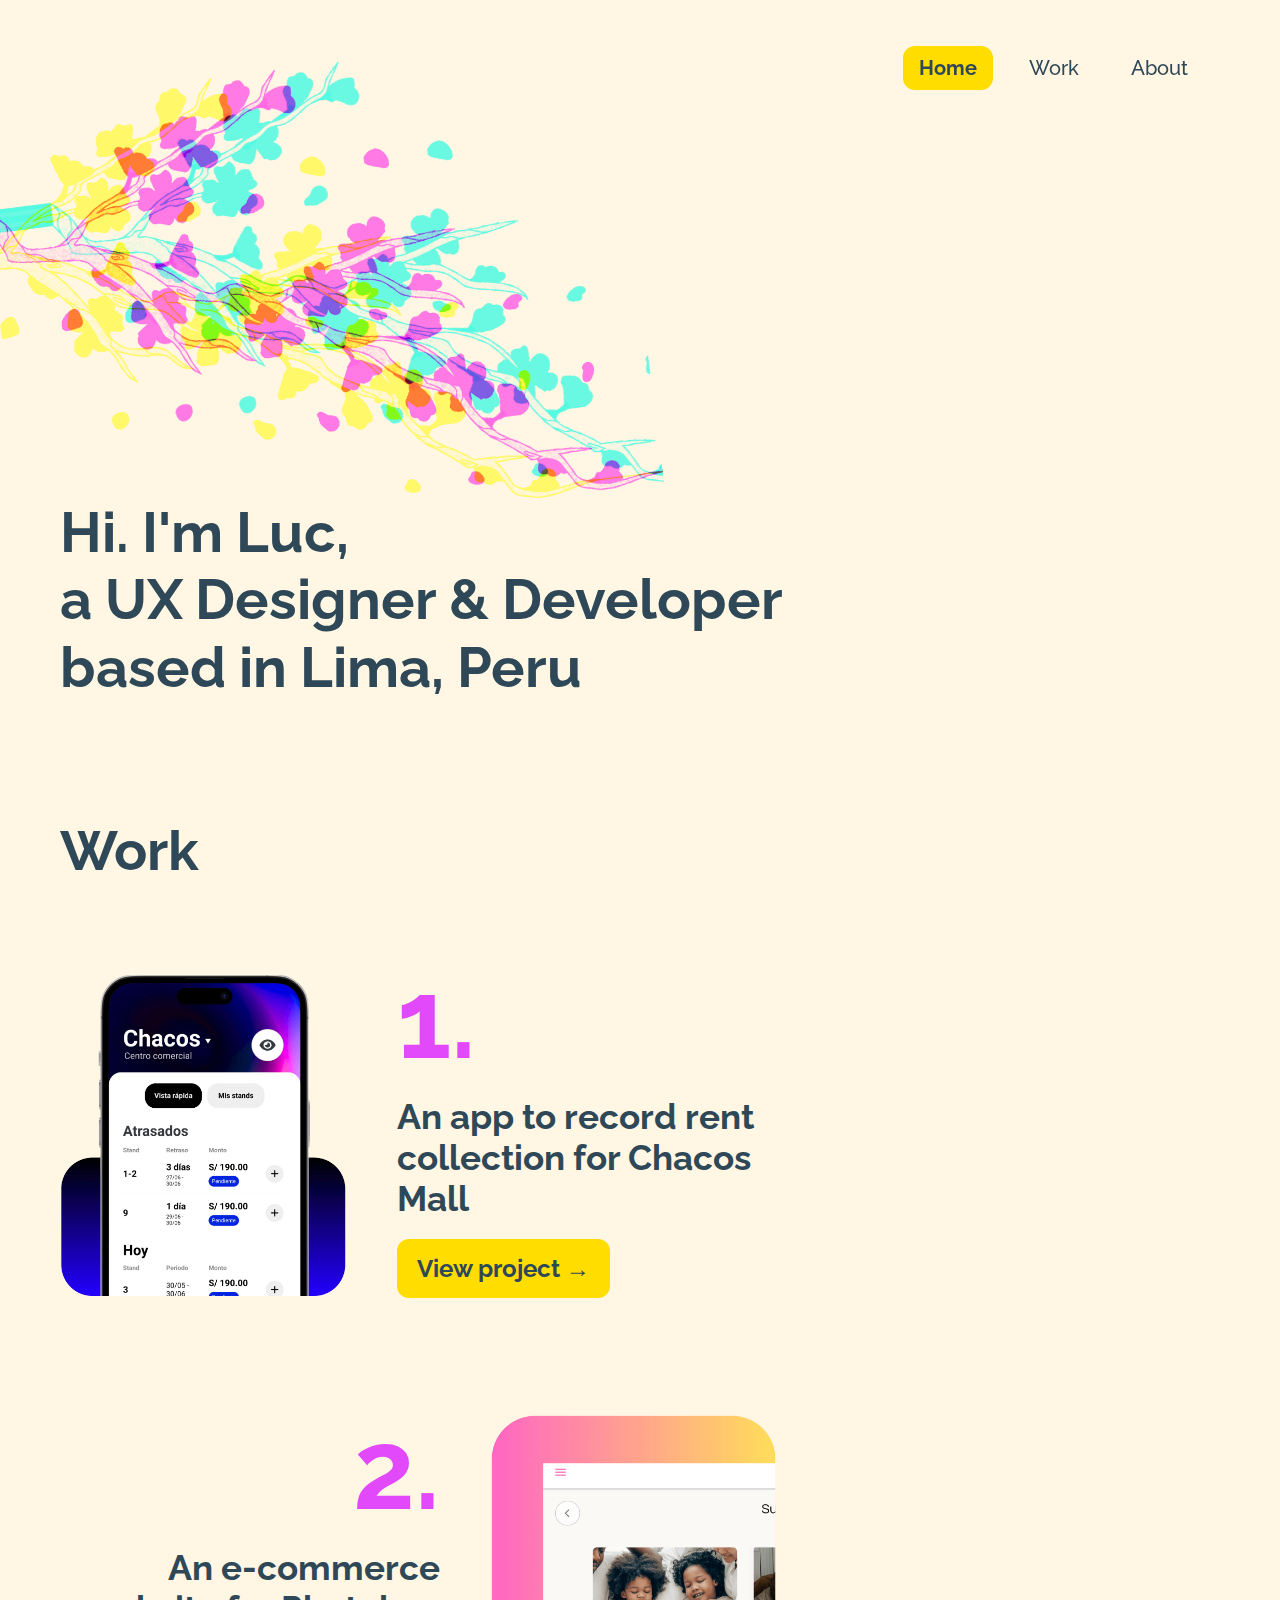
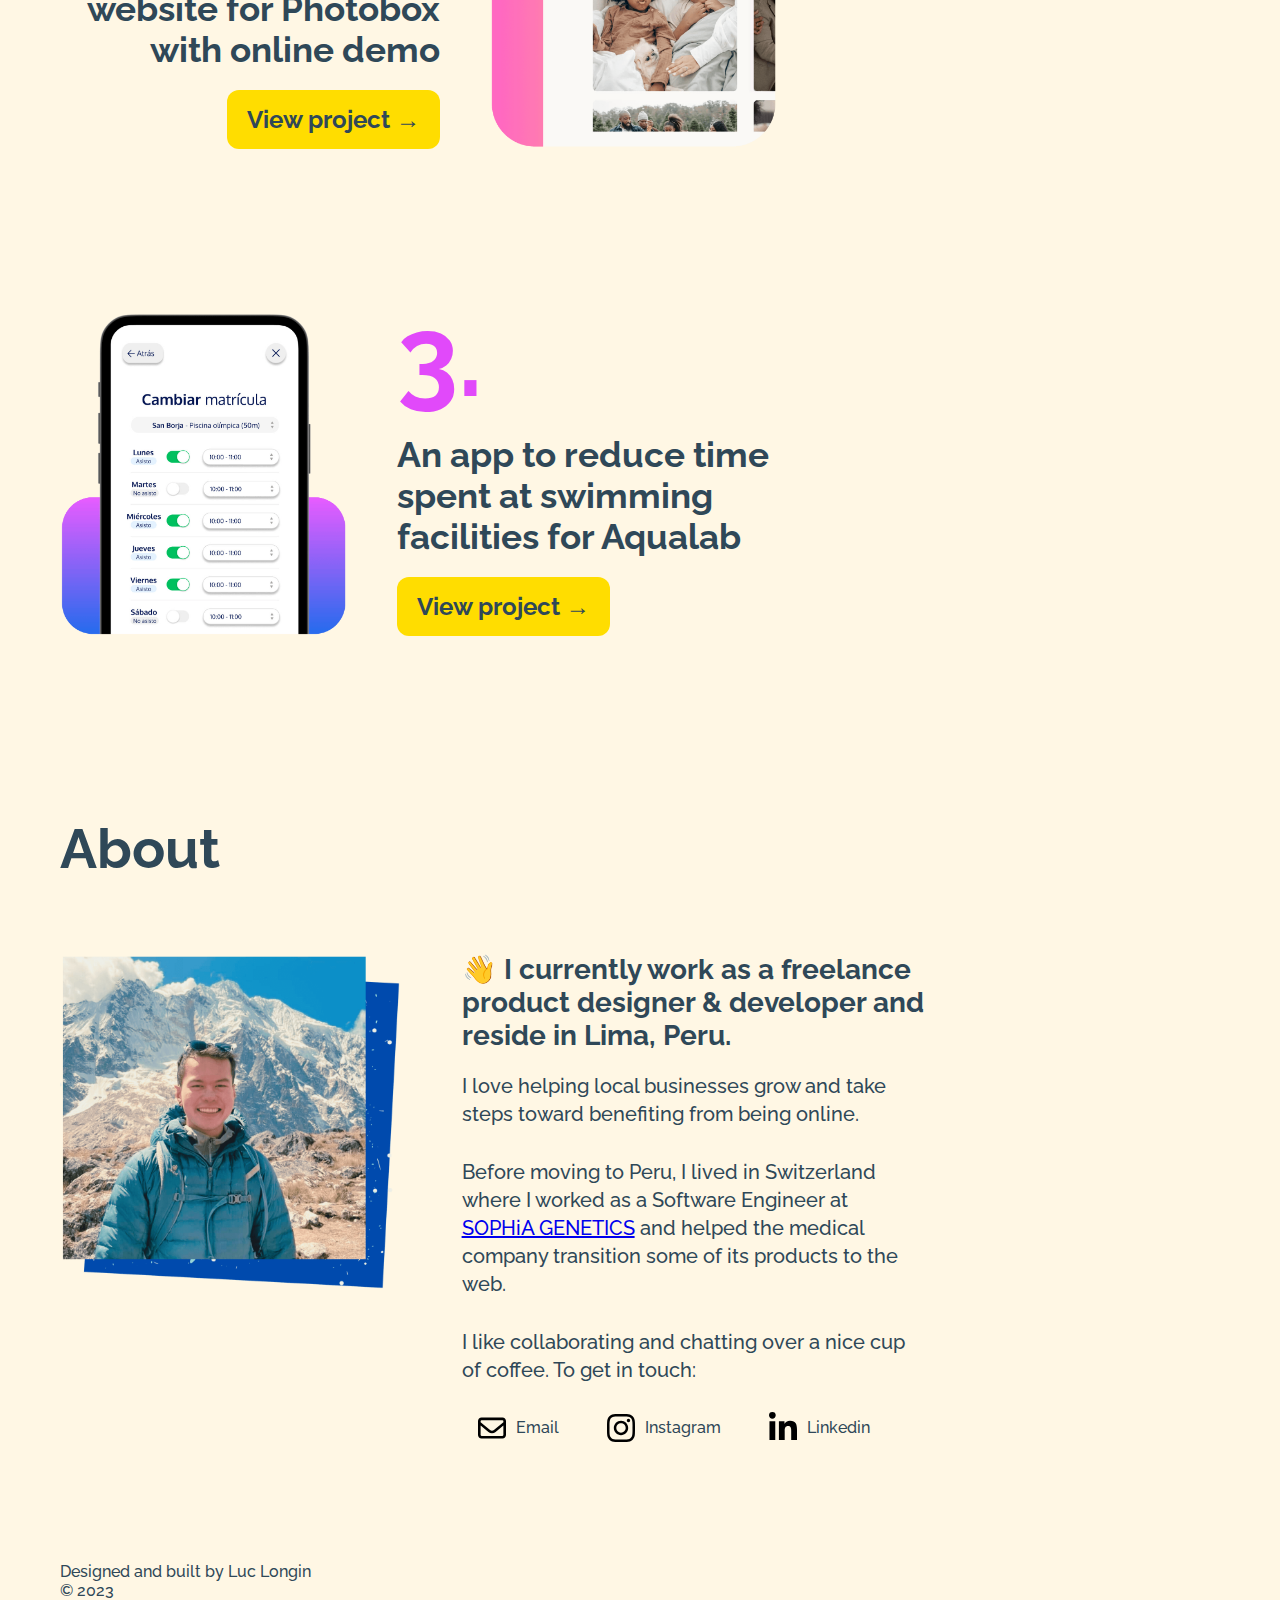
<file: public/index.html>
<!DOCTYPE html>
<html>
    <head>
        <title>Luc Longin</title>
        <meta name="viewport" content="width=device-width, initial-scale=1">
        <link rel="preconnect" href="https://fonts.googleapis.com">
        <link rel="preconnect" href="https://fonts.gstatic.com" crossorigin>
        <link href="https://fonts.googleapis.com/css2?family=Raleway:ital,wght@0,400;0,500;0,600;0,700;0,800;1,400;1,500;1,600;1,700&display=swap" rel="stylesheet">
        <link rel="stylesheet" href="header.css">
        <link rel="stylesheet" href="index.css">
        <link rel="stylesheet" href="footer.css">
        <link rel="icon" href="images/index/logo.png" type="image/icon type">
    </head>
    <body>
        <div class="navbar">
            <div class="links">
                <a href="https://luclongin.com/#home" class="nav-selected" id="home-link">Home</a>
                <a href="https://luclongin.com/#work" id="work-link">Work</a>
                <a href="https://luclongin.com/#about" id="about-link">About</a>
            </div>
        </div>
        <div class="main-container">
            <div class="homepage" id="home">
                <img class="homepage-flowers" src="images/index/homepage-flowers.png" />
                <h1 class="homepage-intro">
                    Hi. I'm Luc,<br />
                    a UX Designer & Developer<br />
                    based in Lima, Peru
                </h1>
            </div>
            <div id="work" class="work">
                <h1 class="container-title">Work</h1>
                <div class="work-items-content">
                    <div class="work-items-container">
                        <div class="work-item">
                            <div class="work-item-img-container">
                                <img  class="work-item-img" src="images/work/chacos-work.png" />
                            </div>
                            <div class="work-item-content">
                                <p class="work-item-number">
                                    1.
                                </p>
                                <p class="work-item-title">An app to record rent collection for Chacos Mall</p>
                                <a class="work-item-button" href="hidden.html">View project &#8594;</a>
                            </div>
                        </div>
                        <div class="work-item-right">
                            <div class="work-item-img-container show-when-small">
                                <img class="work-item-img" src="images/work/photobox-work.png" />
                            </div>
                            <div class="work-item-content-right">
                                <p class="work-item-number right">
                                    2.
                                </p>
                                <p class="work-item-title right">
                                    An e-commerce website for Photobox<br />with online demo
                                </p>
                                <a class="work-item-button" href="photobox.html">View project &#8594;</a>
                            </div>
                            <div class="work-item-img-container hide-when-small">
                                <img class="work-item-img" src="images/work/photobox-work.png" />
                            </div>
                        </div>
                        <div class="work-item">
                            <div class="work-item-img-container">
                                <img class="work-item-img" src="images/work/aqualab-work.png" />
                            </div>
                            <div class="work-item-content">
                                <p class="work-item-number">
                                    3.
                                </p>
                                <p class="work-item-title">
                                    An app to reduce time spent at swimming facilities for Aqualab
                                </p>
                                <a class="work-item-button" href="aqualab.html">View project &#8594;</a>
                            </div>
                        </div>
                        <!--<div class="work-item-right">
                            <div class="work-item-img-container show-when-small">
                                <img class="work-item-img" src="images/work/juntas-work.png" />
                            </div>
                            <div class="work-item-content-right">
                                <p class="work-item-number right">
                                    4.
                                </p>
                                <p class="work-item-title right">
                                    An app that handles <a href="https://larepublica.pe/datos-lr/respuestas/2023/01/14/juntas-de-dinero-que-debes-tener-en-cuenta-si-participas-en-ellas-y-como-evitar-que-te-estafen-ahorros-evat" target="_blank">juntas</a>, a way locals save money collectively                 
                                </p>
                                <p class="work-item-button work-item-wip-button" href="">Work in progress</p>
                            </div>
                            <div class="work-item-img-container hide-when-small">
                                <img class="work-item-img" src="images/work/juntas-work.png" />
                            </div>
                        </div>-->
                    </div>
                </div>
            </div>
            <div id="about" class="about">
                <h1 class="container-title">About</h1>
                <div class="about-container">
                    <p class="about-content-title-hidden hide-when-small">
                        &#128075; I currently work as a freelance product designer &#38; developer and reside in Lima, Peru. 
                    </p>
                    <div class="about-photo">
                        <img src="images/about/about.png" class="about-photo-img" />
                    </div>
                    <div class="about-content">
                        <p class="about-content-title">
                            &#128075; I currently work as a freelance product designer &#38; developer and reside in Lima, Peru. 
                        </p>
                        <p class="about-content-text bold">
                            I love helping local businesses grow and take steps toward benefiting from being online.
                        </p>
                        <p class="about-content-text">
                            Before moving to Peru, I lived in Switzerland where I worked as a Software Engineer at <a href="https://www.sophiagenetics.com/" target="_blank">SOPHiA GENETICS</a> and helped the medical company transition some of its products to the web.
                        </p>
                        <p class="about-content-text">
                            I like collaborating and chatting over a nice cup of coffee. To get in touch:
                        </p>
                        <div class="about-icons-container">
                            <a class="about-img-link" href="mailto:luc.longin@gmail.com" target="_blank">
                                <img class="about-img" src="images/about/envelope-regular.svg"/>
                                <span class="about-img-text">Email</span>
                            </a>
                            <a class="about-img-link" href="https://www.instagram.com/luc_longin/" target="_blank">
                                <img class="about-img" src="images/about/instagram.svg"/>
                                <span class="about-img-text">Instagram</span>
                            </a>
                            <a class="about-img-link" href="https://www.linkedin.com/in/luc-longin-5b825b15a/" target="_blank">
                                <img class="about-img" src="images/about/linkedin-in.svg"/>
                                <span class="about-img-text">Linkedin</span>
                            </a>
                        </div>
                    </div>
                </div>
                <div class="index-footer-container">
                    <p class="index-footer-rights">
                        Designed and built by Luc Longin<br />&#169; 2023
                    </p>
                </div>
            </div>
        </div>
        <script src="header.js"></script>
    </body>
</html>
</file>
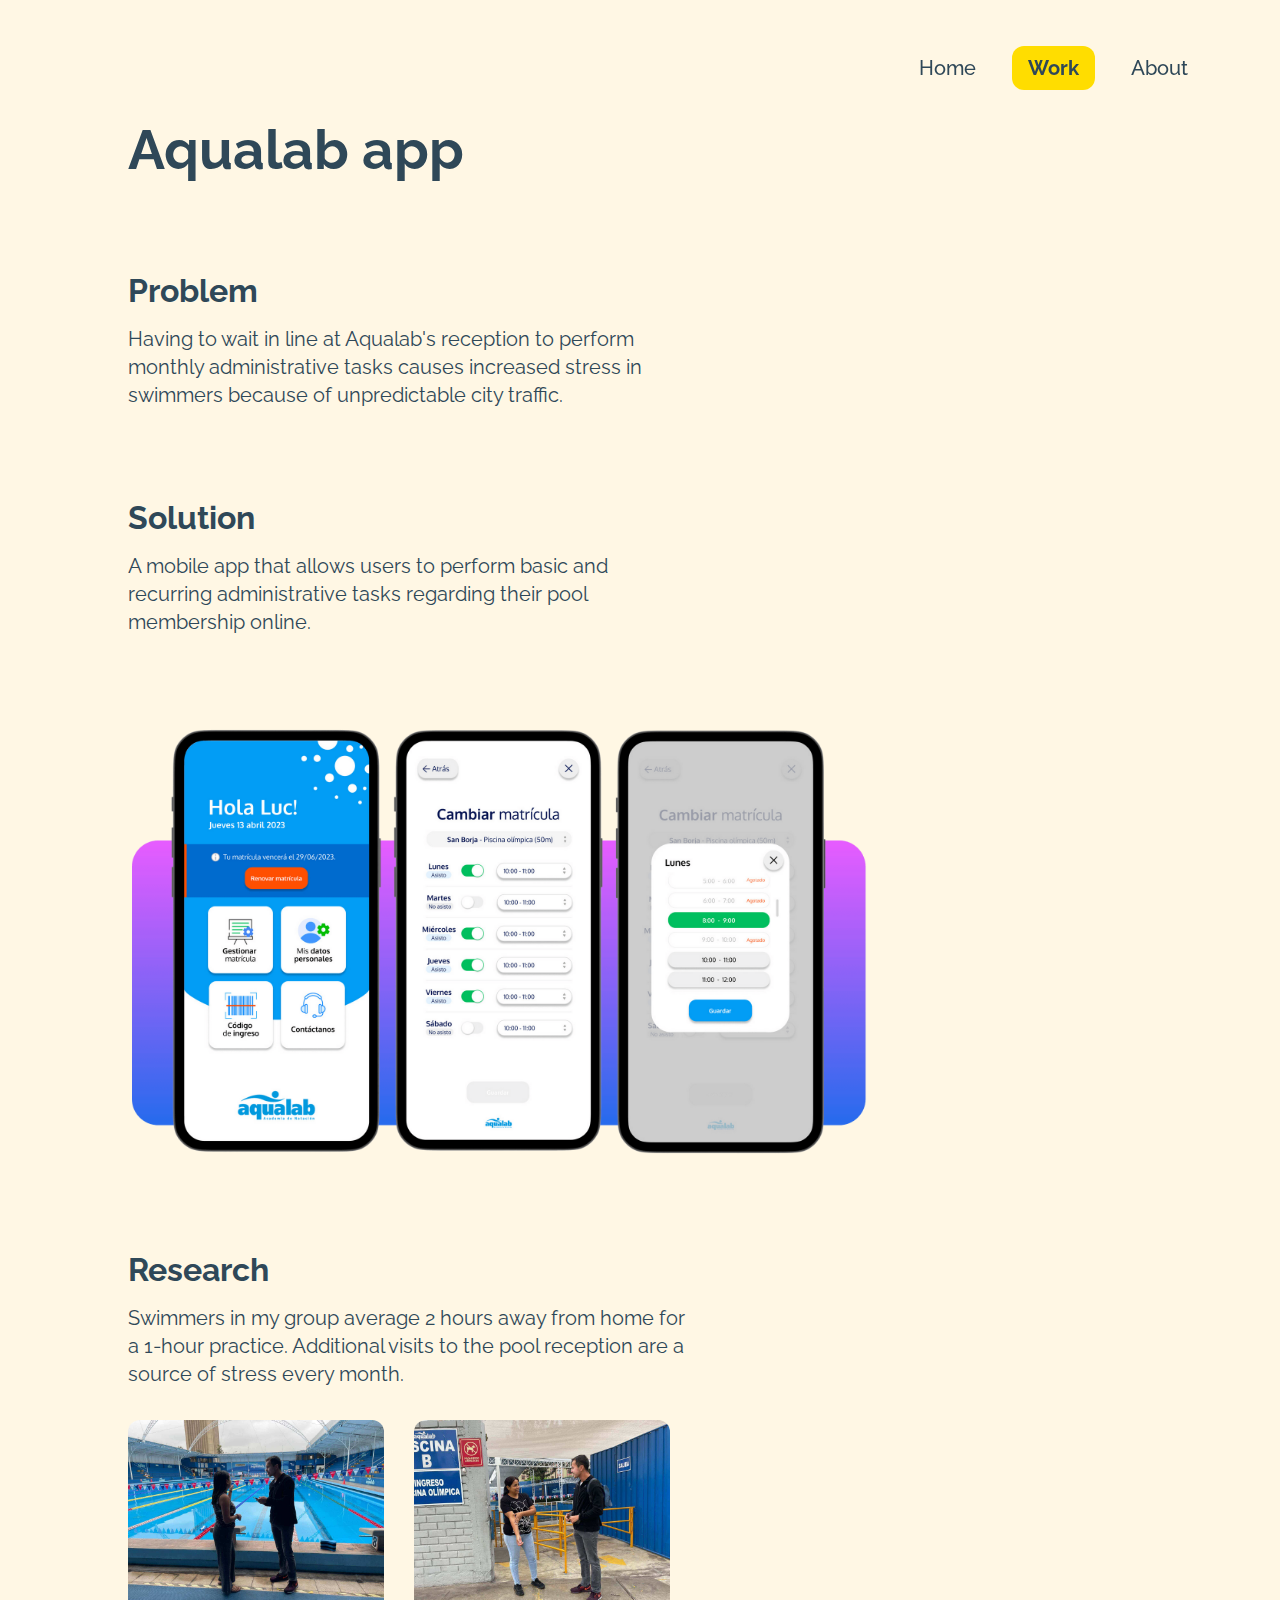
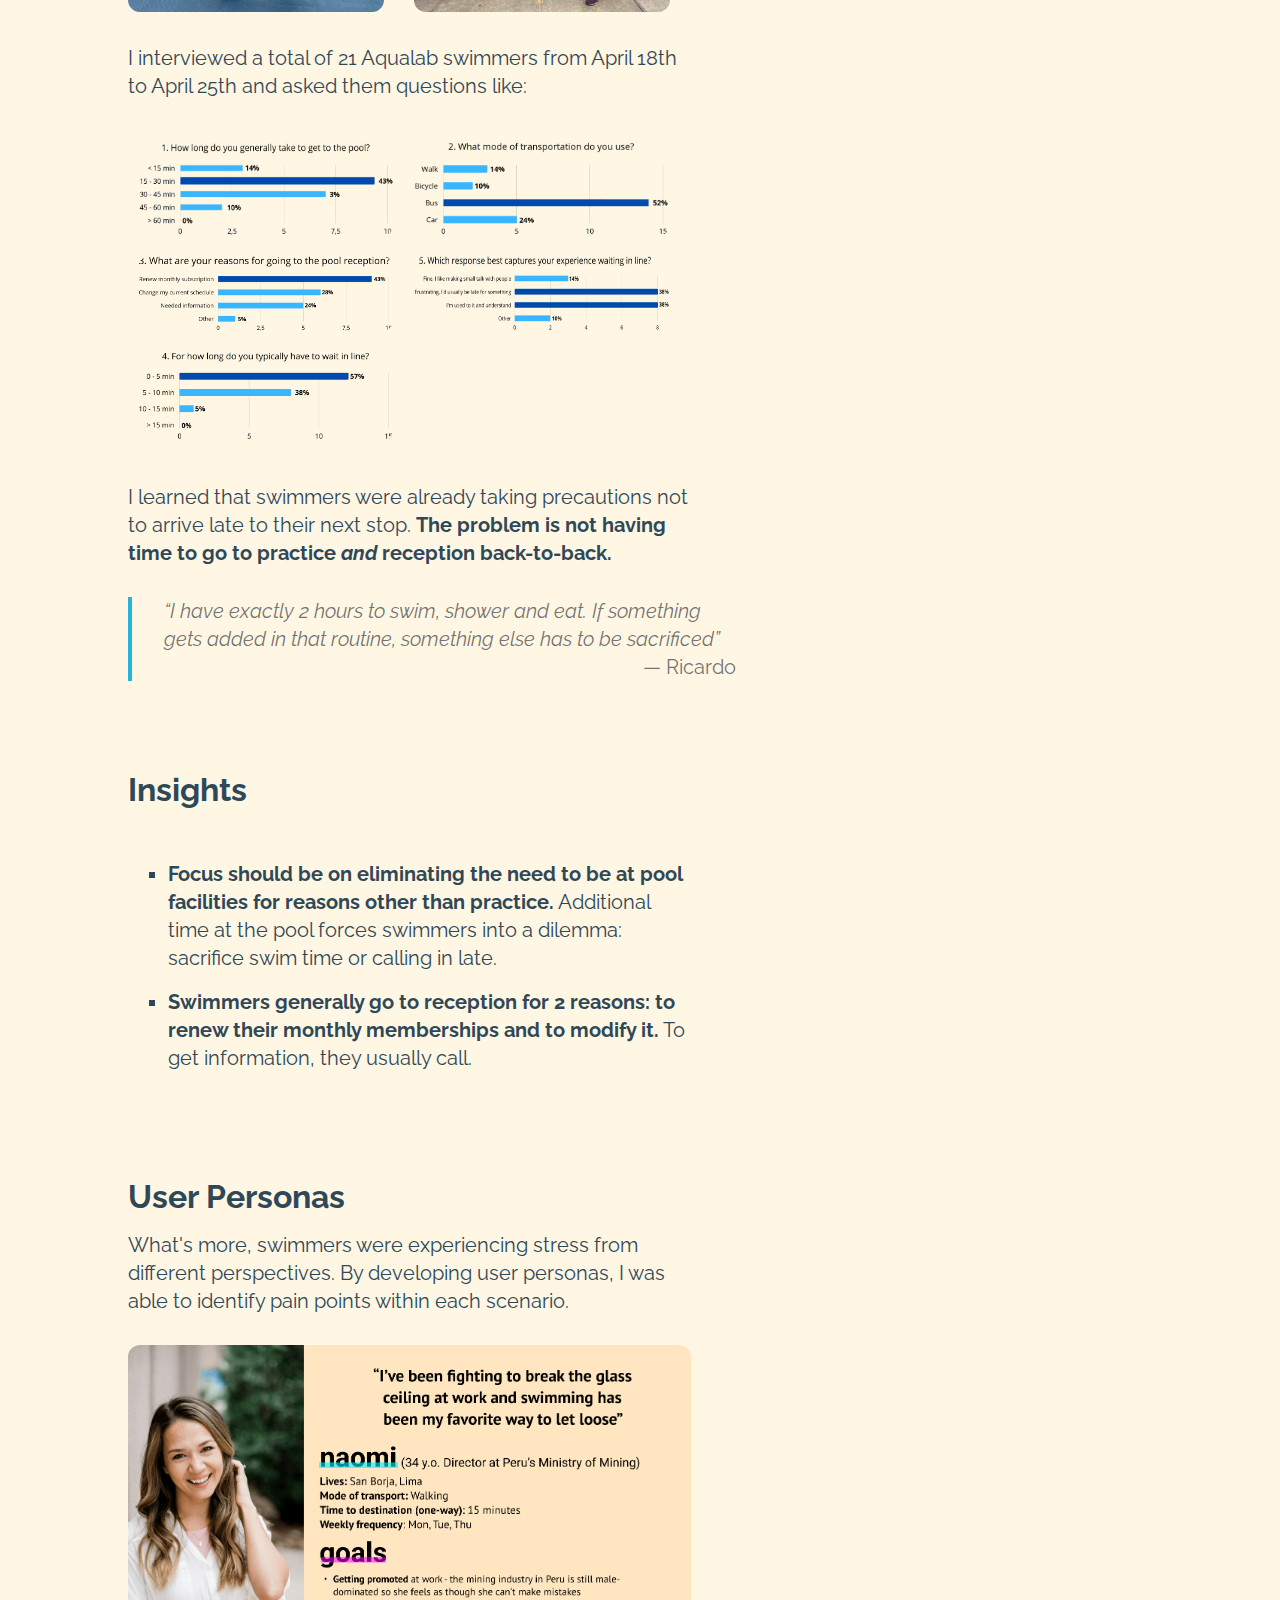
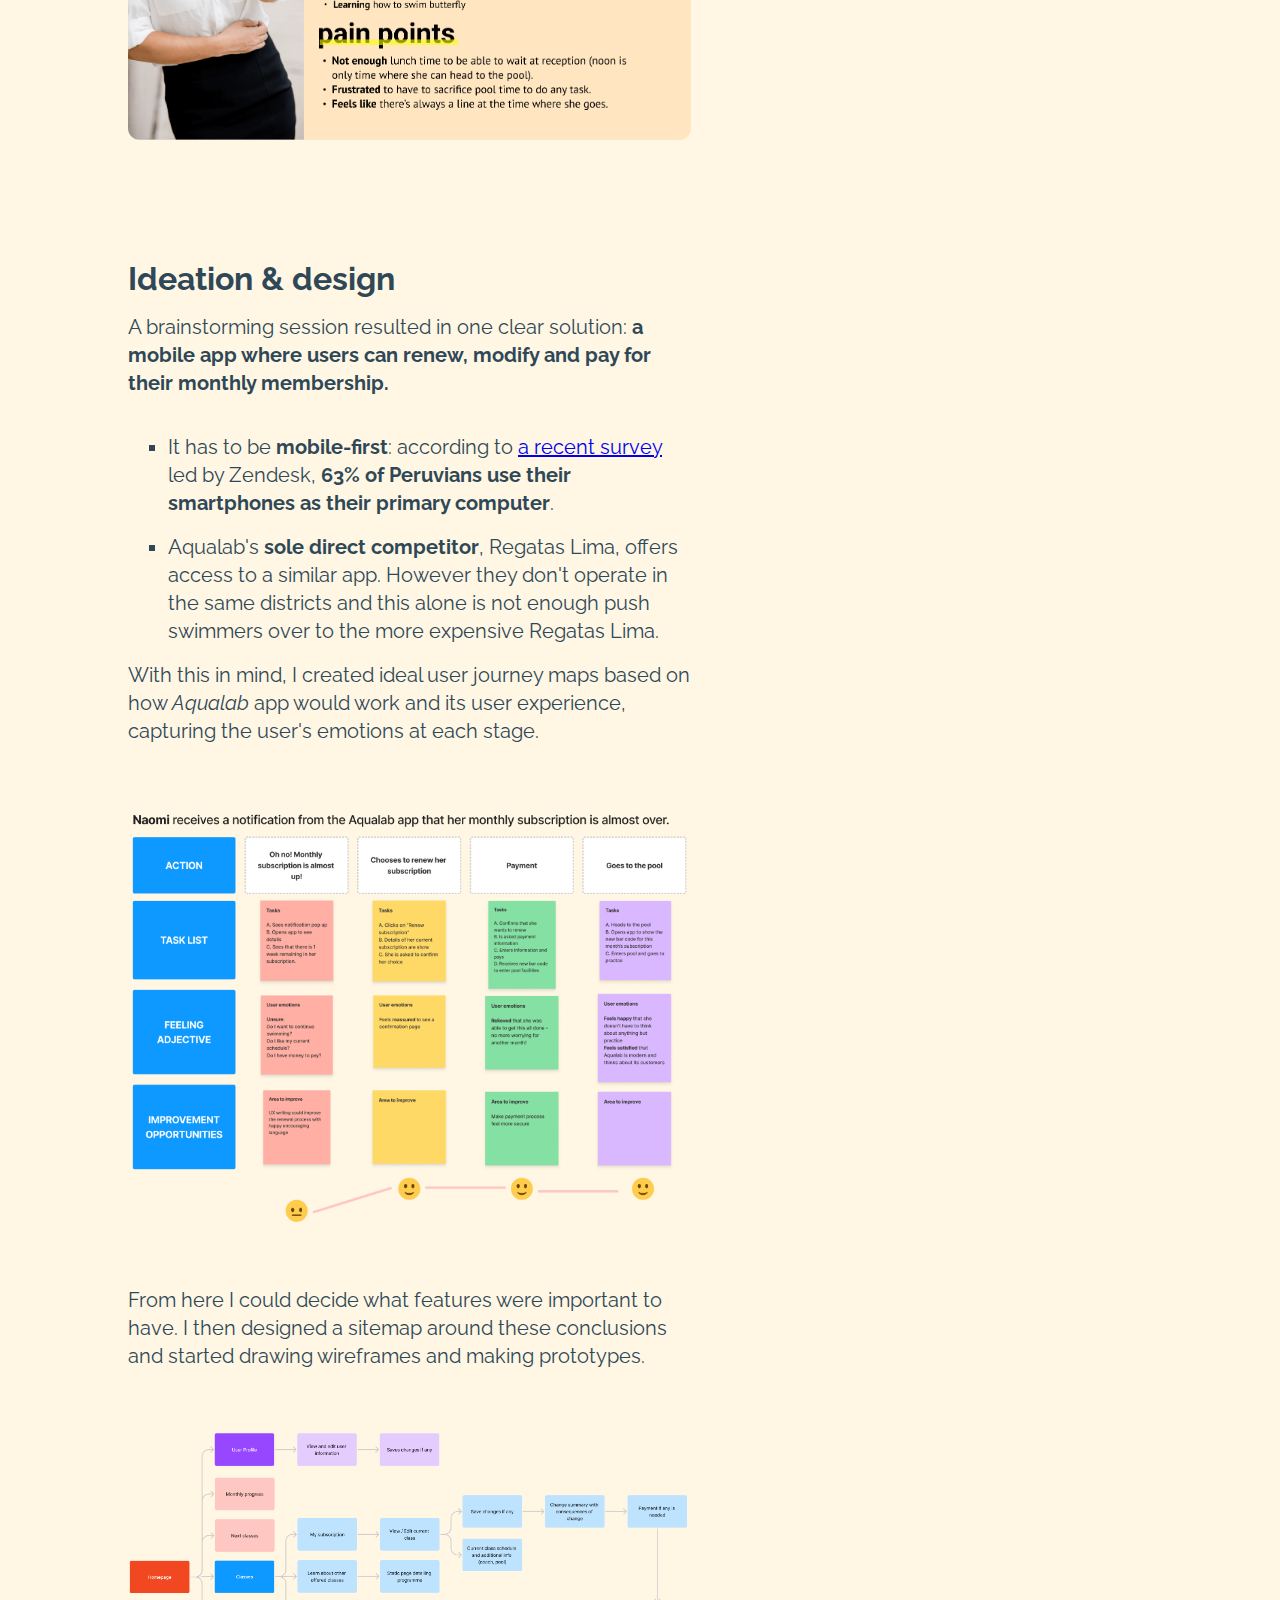
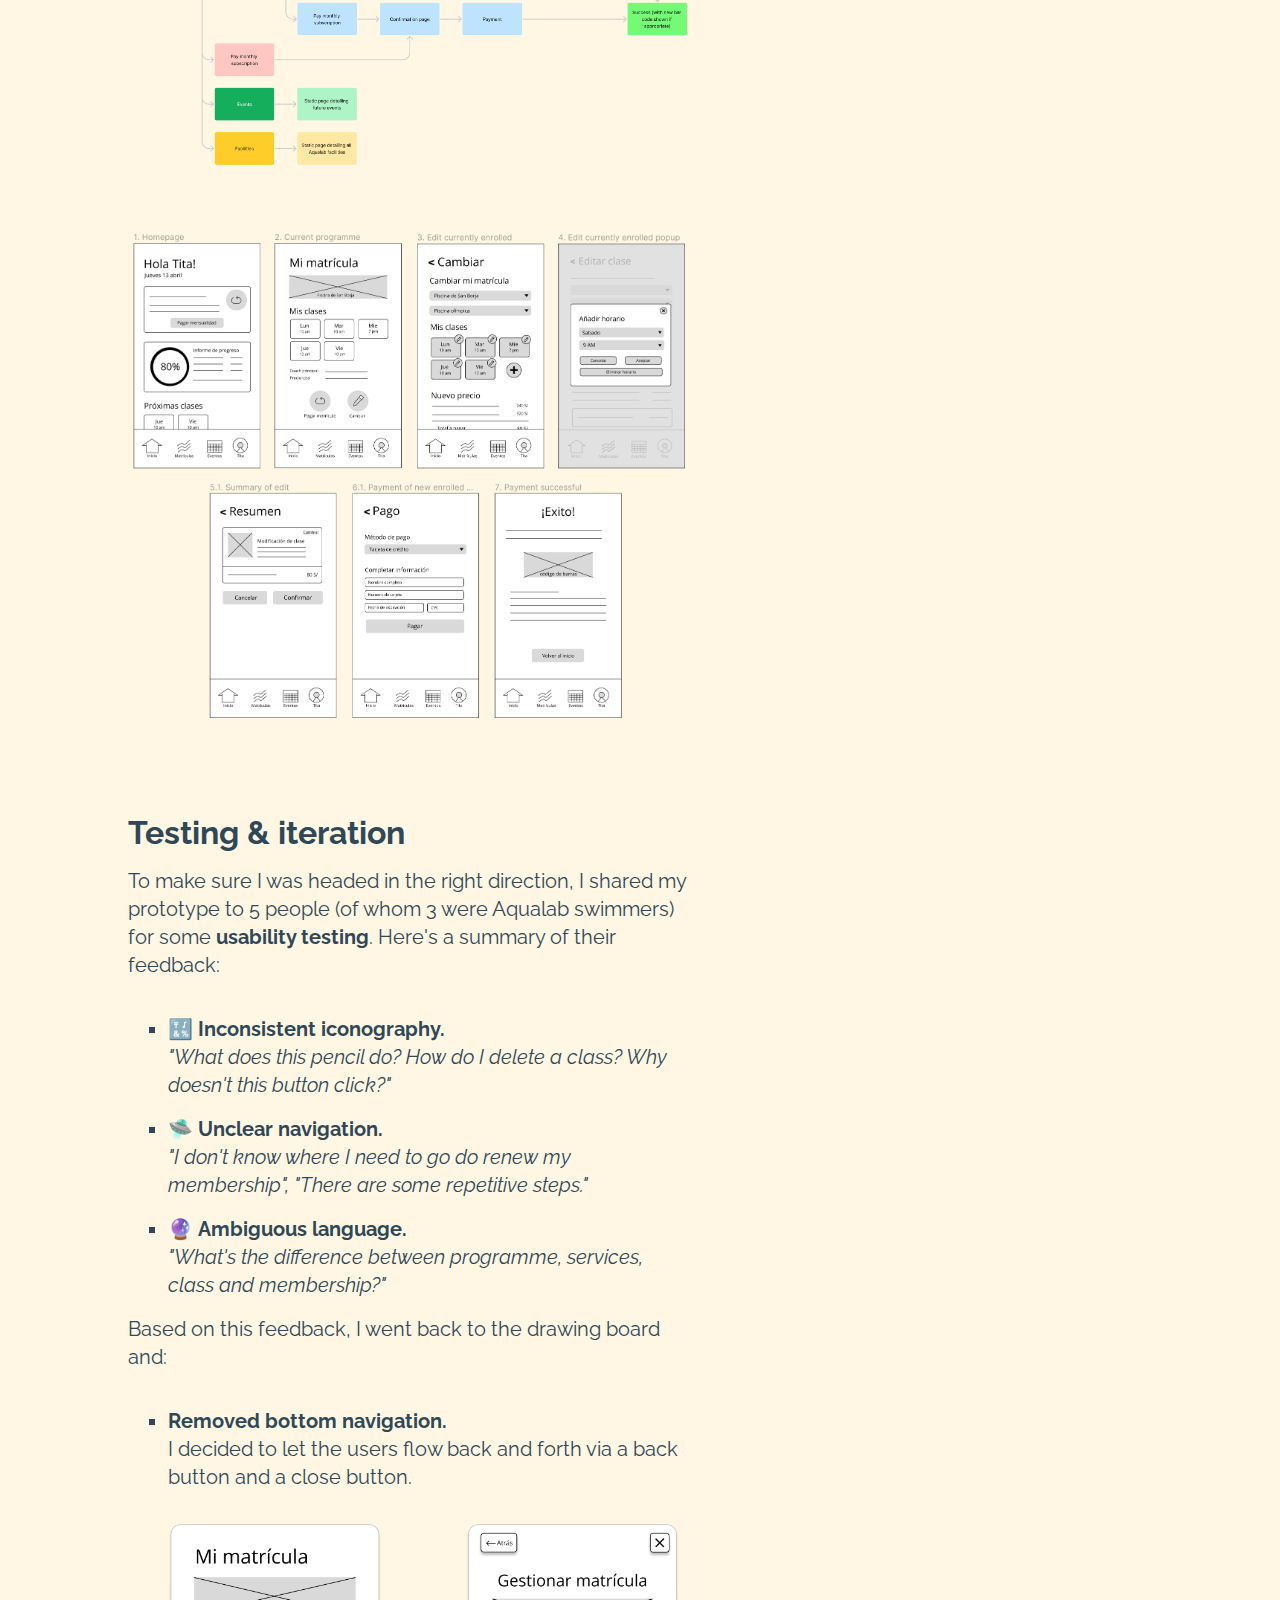
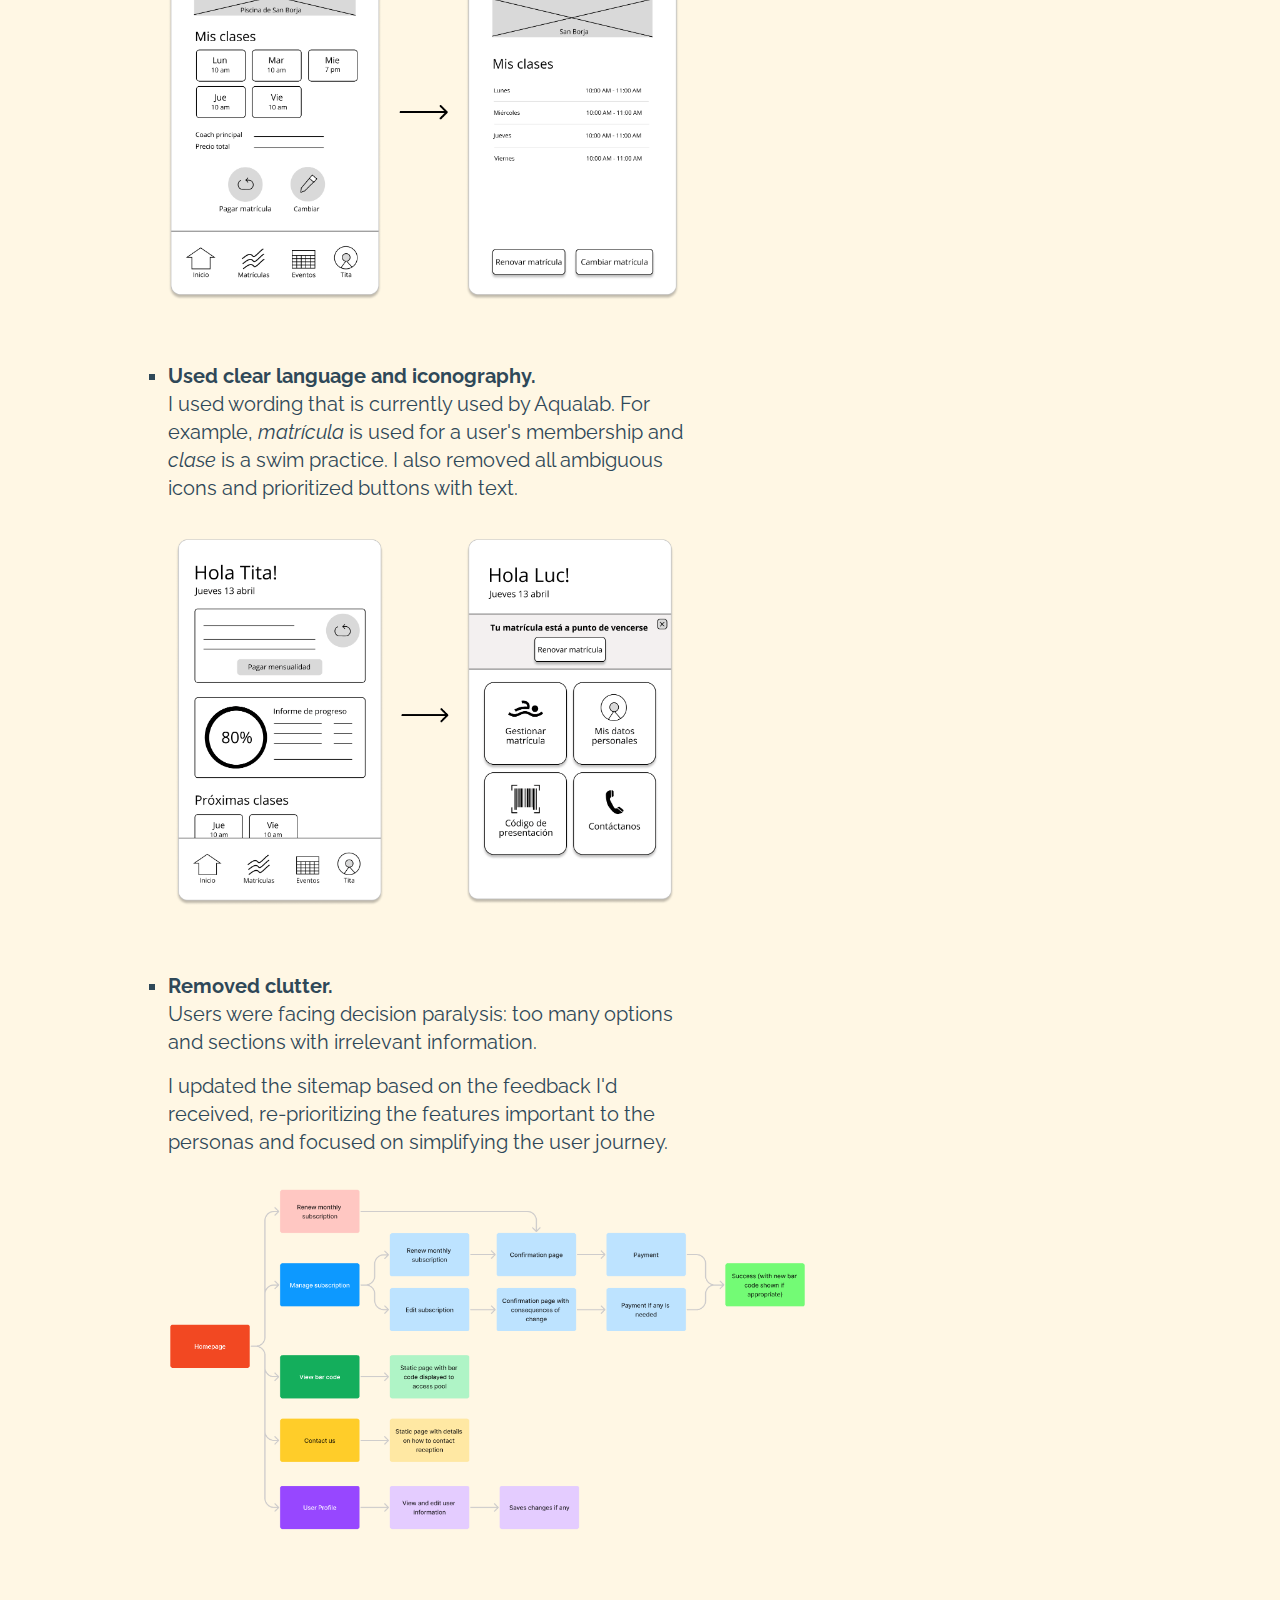
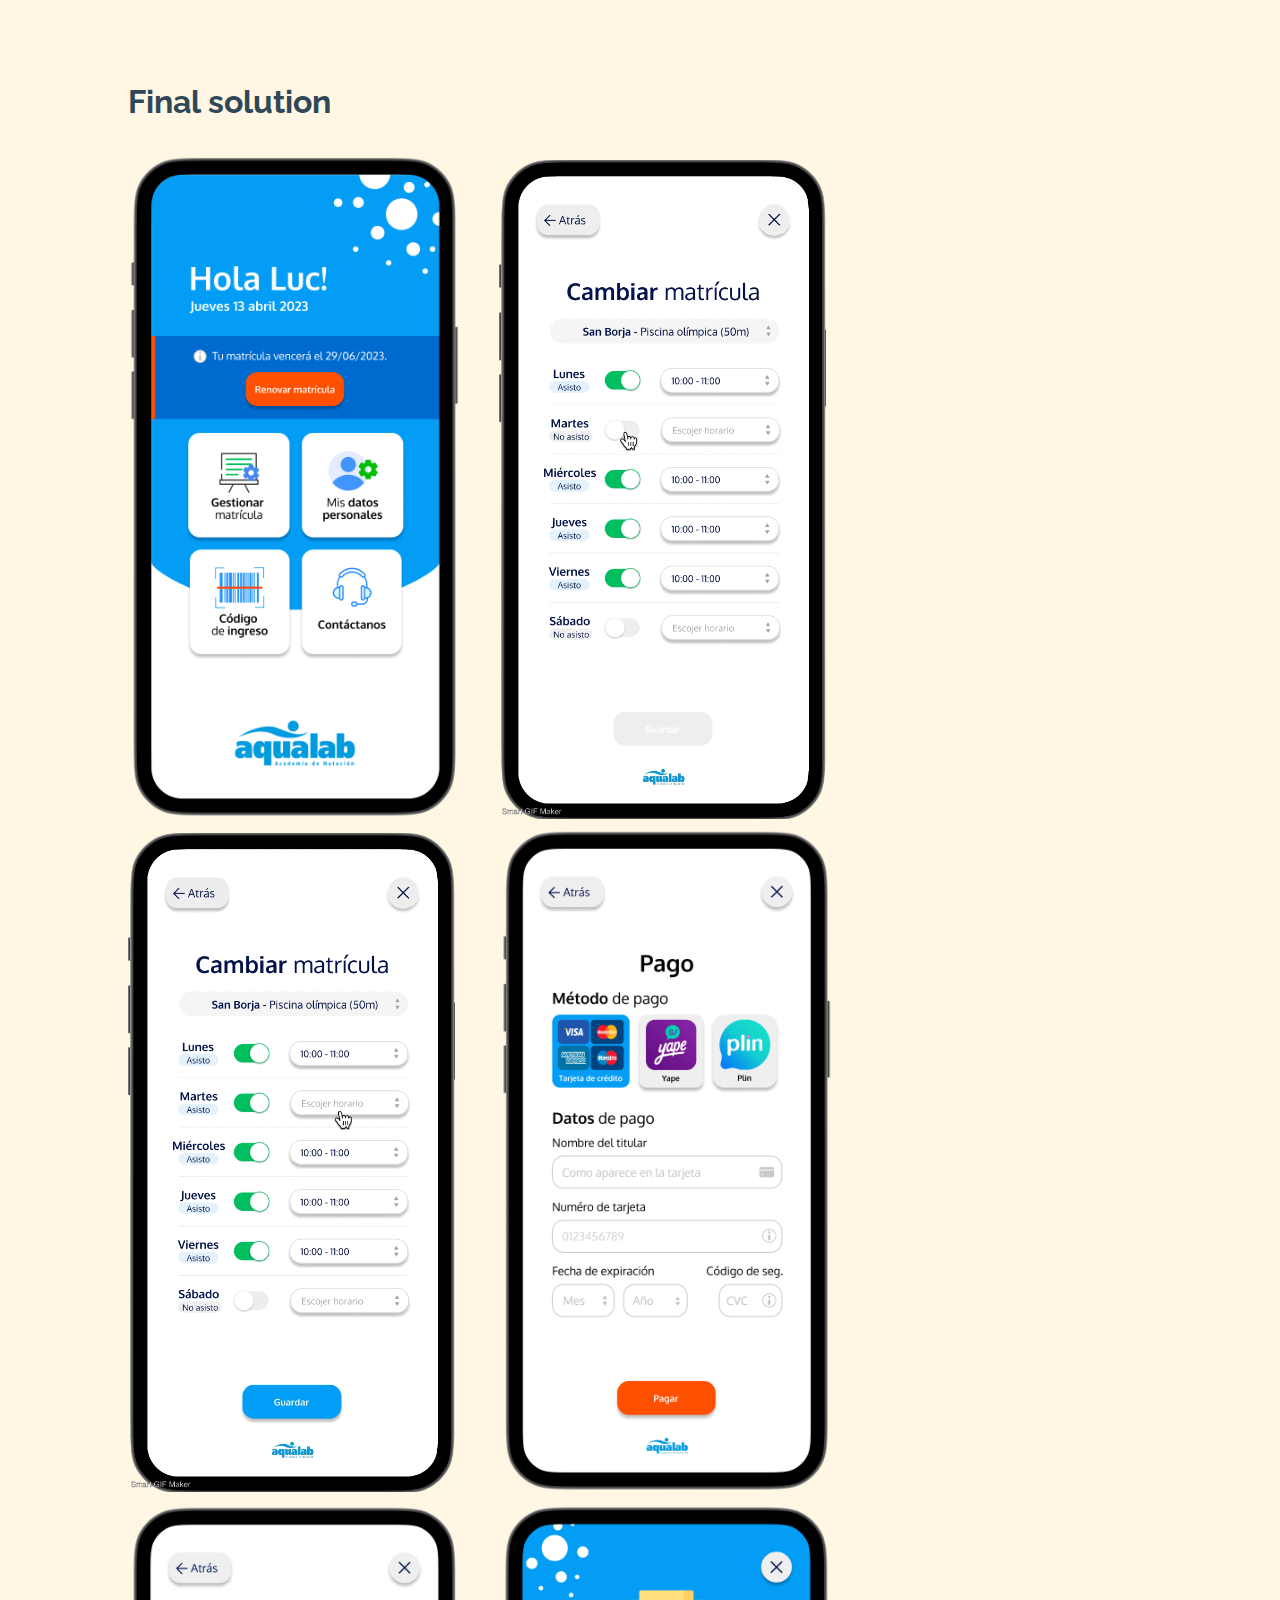
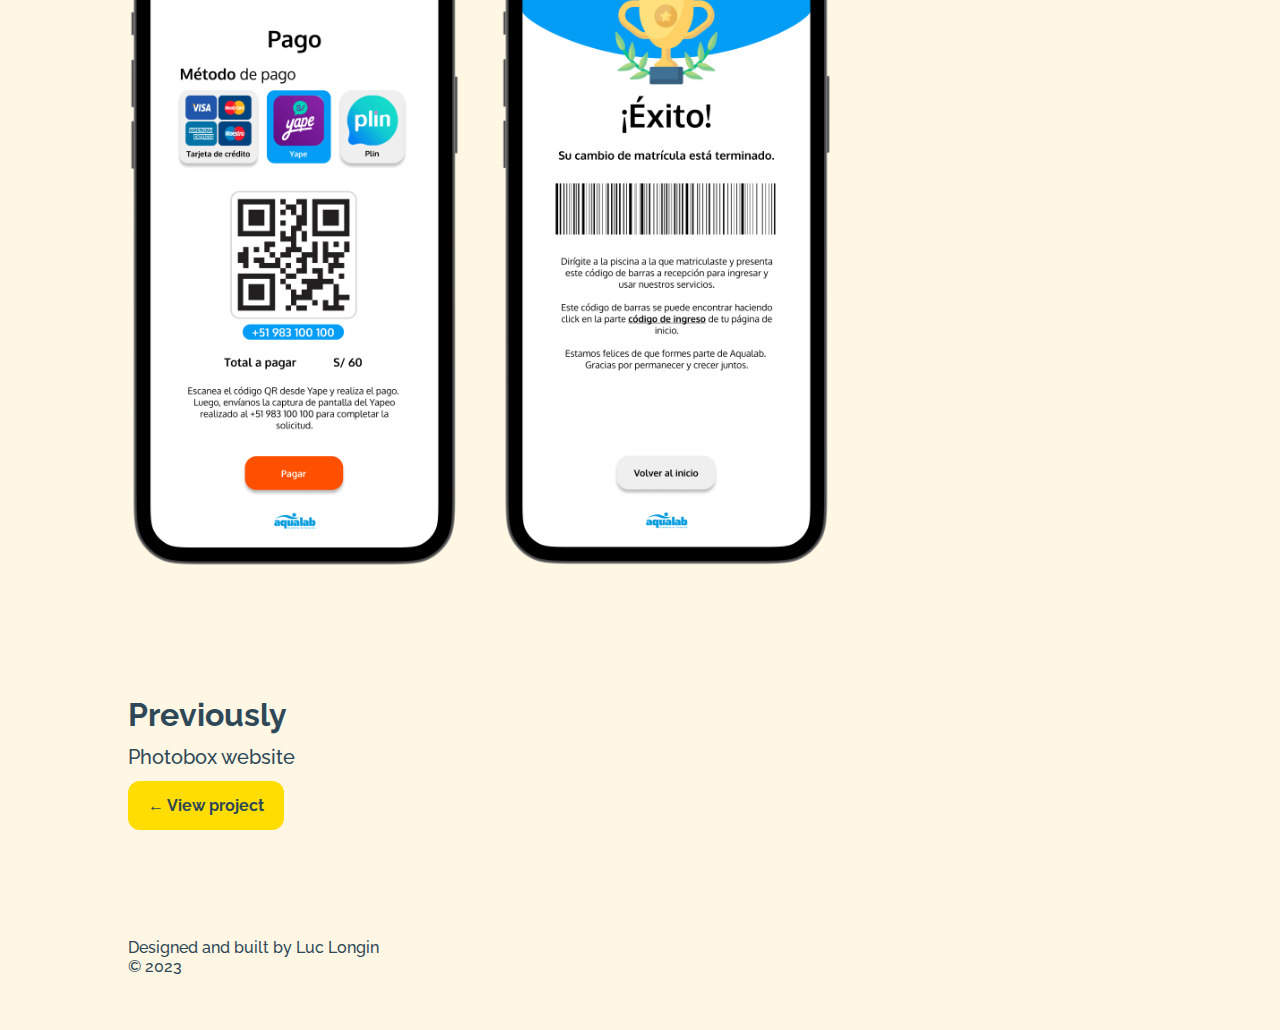
<file: public/aqualab.html>
<!DOCTYPE html>
<html>
    <head>
        <title>Aqualab &mdash; Luc Longin</title>
        <meta name="viewport" content="width=device-width, initial-scale=1">
        <link rel="preconnect" href="https://fonts.googleapis.com">
        <link rel="preconnect" href="https://fonts.gstatic.com" crossorigin>
        <link href="https://fonts.googleapis.com/css2?family=Raleway:ital,wght@0,400;0,500;0,600;0,700;0,800;1,400;1,500;1,600;1,700&display=swap" rel="stylesheet">
        <link rel="stylesheet" href="header.css">        
        <link rel="stylesheet" href="aqualab.css">
        <link rel="stylesheet" href="footer.css">
        <link rel="icon" href="images/index/logo.png" type="image/icon type">
    </head>
    <body>
        <div class="navbar">
            <div class="links">
                <a href="https://luclongin.com#home" id="home-link">Home</a>
                <a href="https://luclongin.com/#work" class="nav-selected" id="work-link">Work</a>
                <a href="https://luclongin.com/#about" id="about-link">About</a>
            </div>
        </div>
        <div class="container">
            <div class="content" id="aqualab-content">
                <h1 class="content-title">Aqualab app</h1>
                <div class="content-subcontainer">
                    <h2 class="content-header">Problem</h2>
                    <p class="normal">
                        Having to wait in line at Aqualab's reception to perform monthly administrative tasks causes increased stress in swimmers because of unpredictable city traffic.
                    </p>
                    <h2 class="content-header">Solution</h2>
                    <p class="normal">
                        A mobile app that allows users to perform basic and recurring administrative tasks regarding their pool membership online.
                    </p>
                </div>
                <div class="header-image">
                    <img src="images/aqualab/aqualab-header-main.png" />
                </div>
                
                <div class="content-subcontainer">
                    
                </div>
                <div class="content-subcontainer">
                    <h2 class="content-header">Research</h2>
                    <p class="normal">
                        Swimmers in my group average 2 hours away from home for a 1-hour practice. Additional visits to the pool reception are a source of stress every month. 
                    </p>
                    <div class="interview-photos-container">
                        <img class="interview-photo" src="images/aqualab/interviewphoto1.jpeg" />
                        <img class="interview-photo" src="images/aqualab/interviewphoto2.jpeg" />
                    </div>
                    <p class="normal">
                        I interviewed a total of 21 Aqualab swimmers from April 18th to April 25th and asked them questions like:
                    </p>
                    <div class="interview-result-container">
                        <div class="interview-results">
                        <!--<div class="content-splitcontainer">
                            <h3 class="content-subheader">
                                User interviews
                            </h3>-->    
                            <img class="interview-result-img" src="images/aqualab/interview1.png" />
                            <img class="interview-result-img" src="images/aqualab/interview2.png" />
                        </div>
                        <div class="interview-results">   
                            <img class="interview-result-img" src="images/aqualab/interview3.png" />
                            <img class="interview-result-img" src="images/aqualab/interview4.png" />
                        </div>
                        <div class="interview-results">
                            <img class="interview-result-img" src="images/aqualab/interview5.png" />
                        </div>
                    </div>
                    <p class="normal">
                        I learned that swimmers were already taking precautions not to arrive late to their next stop.
                    <span class="strong">The problem is not having time to go to practice <span class="italic">and</span> reception back-to-back.</span>
                    </span></p>
                    <div class="content-subcontainer centerflex">
                        <div class="quotes-container">
                            <p class="normal quotes">
                                &ldquo;I have exactly 2 hours to swim, shower and eat. If something gets added in that routine, something else has to be sacrificed&rdquo;
                            </p>
                            <p class="normal quotes quotes-author">
                                &mdash; Ricardo
                            </p>
                        </div>
                    </div>
                </div>
                <div class="content-subcontainer">
                    <h2 class="content-header">Insights</h2>
                    <ul class="aqualab-list">
                        <li class="normal">
                            <span class="strong">Focus should be on eliminating the need to be at pool facilities for reasons other than practice.</span> Additional time at the pool forces swimmers into a dilemma: sacrifice swim time or calling in late. 
                        </li>
                        <li class="normal">
                            <span class="strong">Swimmers generally go to reception for 2 reasons: to renew their monthly memberships and to modify it.</span> To get information, they usually call.
                        </li>
                    </ul>
                </div>
                <div class="content-subcontainer">
                    <h2 class="content-header">User Personas</h2>
                    <p class="normal">What's more, swimmers were experiencing stress from different perspectives. By developing user personas, I was able to identify pain points within each scenario.</p>
                    <div class="personas-img-container">
                        <img class="personas-main-img" src="images/aqualab/userpersonas.png"/>
                    </div>
                </div>
                <div class="content-subcontainer">
                    <h2 class="content-header">Ideation &#38; design</h2>
                    <p class="normal">
                        A brainstorming session resulted in one clear solution: <span class="strong">a mobile app where users can renew, modify and pay for their monthly membership.</span>
                    </p>
                    <ul class="aqualab-list">
                        <li>
                            <p class="normal">
                                It has to be <span class="strong">mobile-first</span>: according to <a href="https://cintaccess.zendesk.com/hc/en-us/articles/360039653751-Device-usage-per-country-Mobile-Tablet-Computer-">a recent survey</a> led by Zendesk, <span class="strong">63% of Peruvians use their smartphones as their primary computer</span>.
                            </p>
                        </li>
                        <li>
                            <p class="normal">
                                Aqualab's <span class="strong">sole direct competitor</span>, Regatas Lima, offers access to a similar app. However they don't operate in the same districts and this alone is not enough push swimmers over to the more expensive Regatas Lima.
                            </p>
                        </li>
                    </ul>
                    <p class="normal">
                        With this in mind, I created ideal user journey maps based on how <span class="italic">Aqualab</span> app would work and its user experience, capturing the user's emotions at each stage. 
                    </p>
                </div>
                <div class="content-subcontainer">
                    <div class="userjourney-container">
                        <img class="journey-img" src="images/aqualab/userjourney1.png" />                    </div>
                </div> 
                <div class="content-subcontainer">
                    <p class="normal">
                        From here I could decide what features were important to have. I then designed a sitemap around these conclusions and started drawing wireframes and making prototypes.
                    </p>
                    <div class="sitemap-wireframe-container">
                        <img class="sitemap-img" src="images/aqualab/sitemap1.png"/>
                    </div>
                </div>
                <div class="content-subcontainer">
                    <div class="lofi-container">
                        <img class="lofi-img" src="images/aqualab/lofi-small.png" />
                    </div>
                </div>
                <div class="content-subcontainer">
                    <h2 class="content-header">Testing &#38; iteration</h2>
                    <p class="normal">
                        To make sure I was headed in the right direction, I shared my prototype to 5 people (of whom 3 were Aqualab swimmers) for some <span class="strong">usability testing</span>. Here's a summary of their feedback:
                    </p>
                    <ul class="aqualab-list">
                        <li class="normal">
                            &#128291; <span class="strong">Inconsistent iconography.</span><p class="normal italic">"What does this pencil do? How do I delete a class? Why doesn't this button click?"</p>
                        </li>
                        <li class="normal">
                            &#128760; <span class="strong">Unclear navigation.</span><p class="normal italic">"I don't know where I need to go do renew my membership", "There are some repetitive steps."</p>
                        </li>
                        <li class="normal">
                            &#128302; <span class="strong">Ambiguous language.</span><p class="normal italic">"What's the difference between <span class="italic">programme</span>, <span class="italic">services</span>, <span class="italic">class</span> and <span class="italic">membership</span>?"</p>
                        </li>
                    </ul>
                    <p class="normal">
                        Based on this feedback, I went back to the drawing board and:
                    </p>
                    <ul class="aqualab-list">
                        <li class="normal">
                            <span class="strong">Removed bottom navigation.</span><p class="normal">I decided to let the users flow back and forth via a back button and a close button.</p>
                        </li>
                        <div class="usability-change-container">
                            <img class="usability-change" src="images/aqualab/usabilitychange1.png" />            
                        </div>
                        <li class="normal">
                            <span class="strong">Used clear language and iconography.</span><p class="normal">I used wording that is currently used by Aqualab. For example, <span class="italic">matr&iacute;cula</span> is used for a user's membership and <span class="italic">clase</span> is a swim practice. I also removed all ambiguous icons and prioritized buttons with text.</p>
                            <div class="usability-change-container">
                                <img class="usability-change" src="images/aqualab/usabilitychange2.png" />            
                            </div>
                        </li>
                        <li class="normal">
                            <span class="strong">Removed clutter.</span><p class="normal">Users were facing decision paralysis: too many options and sections with irrelevant information.</p>
                        </li>
                        <p class="normal">
                           I updated the sitemap based on the feedback I'd received, re-prioritizing the features important to the personas and focused on simplifying the user journey.
                        </p>
                        <div class="usability-change-container">
                            <img class="sitemap-img sitemap-change" src="images/aqualab/sitemap2.png" />
                        </div>
                    </ul>
                </div>
                <div class="content-subcontainer">
                    <h2 class="content-header">Final solution</h2>
                </div>
                <div class="final-product-container">
                    <div class="final-screen-container">
                        <img class="final-screen" src="images/aqualab/screen1.png" />
                        <img class="final-screen final-gif" src="gifs/activate_martes.gif" />
                        <img class="final-screen final-gif" src="gifs/martes_horario.gif" />
                        <img class="final-screen" src="images/aqualab/screen5.png" />
                        <img class="final-screen" src="images/aqualab/screen7.png" />
                        <!--<img class="final-screen" src="images/aqualab/screen2.png" />-->
                        <!--<img class="final-screen" src="images/aqualab/screen3.png" />-->
                        <!--<img class="final-screen" src="images/aqualab/screen4.png" />-->
                        <img class="final-screen" src="images/aqualab/screen6.png" />
                        <!--<img class="final-screen" src="images/aqualab/screen5.png" />-->
                    </div>
                </div>
                <!--<div class="content-subcontainer">
                    <h2 class="content-header">Pitch to M team</h2>
                    <p class="normal">
                    </p>
                    <div class="pitch-img-container">
                        <img class="pitch-img" src="" />
                    </div>
                </div>
                -->
            </div>
        </div>
        <div class="next-project-container row-start">
            <div class="next-project left-project">
                <p class="next-project-title left">
                    Previously
                </p>
                <div class="next-project-content left-content">
                    <p class="next-project-name left">
                        Photobox website
                    </p>
                    <a class="next-project-button" href="photobox.html">&#8592; View project </a>
                </div>
            </div>
        </div>
        <div class="footer-rights-container">
            <p class="footer-rights">
                Designed and built by Luc Longin<br />&#169; 2023
            </p>
        </div>
        <script src="header.js"></script>
    </body>
</html>
</file>
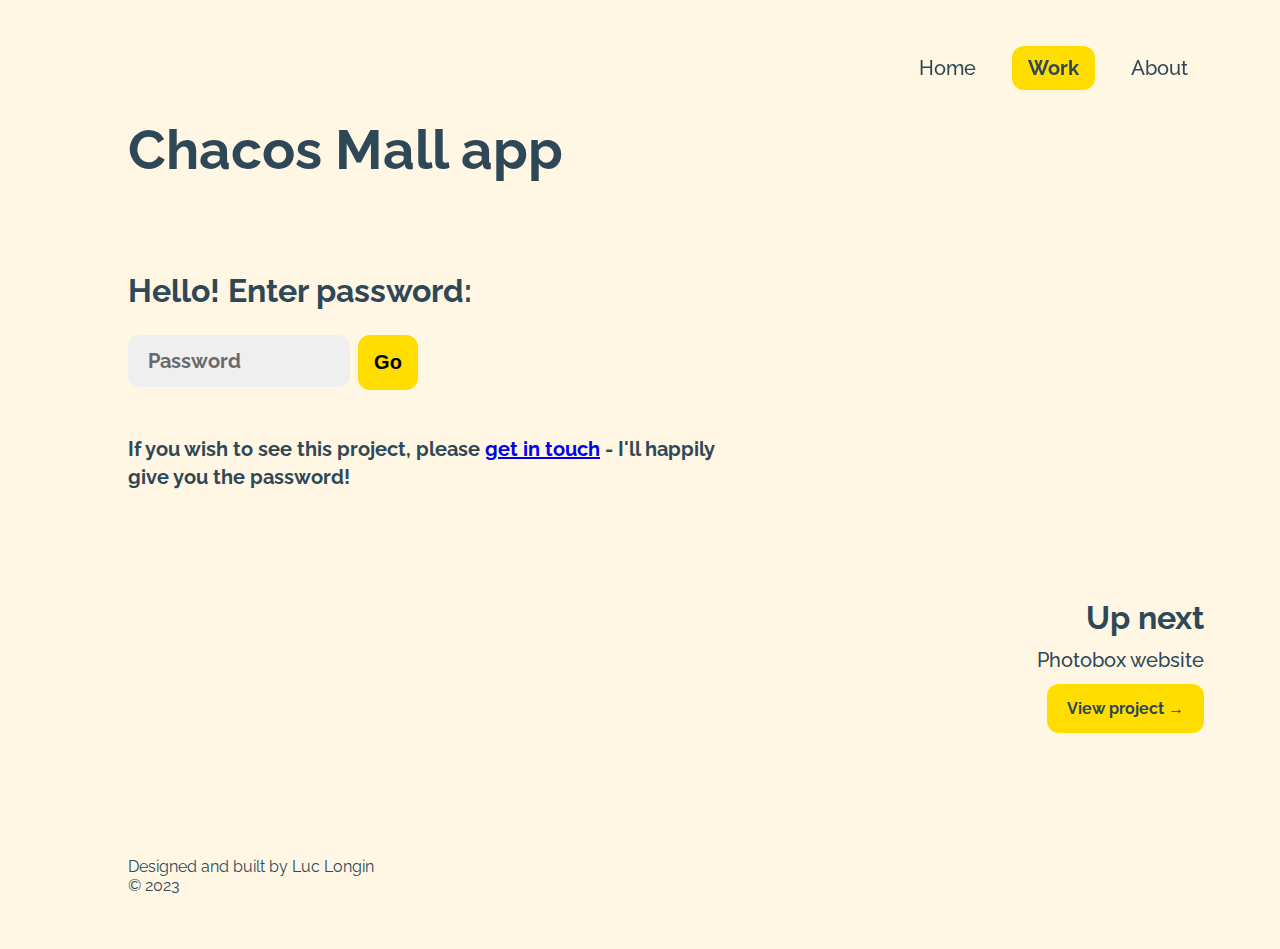
<file: public/hidden.html>
<!DOCTYPE html>
<html>
    <head>
        <title>Chacos Mall &mdash; Luc Longin</title>
        <meta name="viewport" content="width=device-width, initial-scale=1">
        <link rel="preconnect" href="https://fonts.googleapis.com">
        <link rel="preconnect" href="https://fonts.gstatic.com" crossorigin>
        <link href="https://fonts.googleapis.com/css2?family=Raleway:ital,wght@0,400;0,500;0,600;0,700;0,800;1,400;1,500;1,600;1,700&display=swap" rel="stylesheet">
        <link rel="stylesheet" href="header.css">        
        <link rel="stylesheet" href="aqualab.css">      
        <link rel="stylesheet" href="photobox.css">
        <link rel="stylesheet" href="chacos.css">
        <link rel="stylesheet" href="hidden.css">      
        <link rel="stylesheet" href="footer.css">      
        <link rel="icon" href="images/index/logo.png" type="image/icon type">
    </head>
    <body>
        <div class="navbar">
            <div class="links">
                <a href="https://luclongin.com/#home" id="home-link">Home</a>
                <a href="https://luclongin.com/#work" class="nav-selected" id="work-link">Work</a>
                <a href="https://luclongin.com/#about" id="about-link">About</a>
            </div>
        </div>
        <div class="container">
            <div class="content">
                <h1 class="content-title">Chacos Mall app</h1>
                <div class="content-subcontainer">
                    <h2 class="content-header">Hello! Enter password:</h2>
                    <div class="password-form">
                        <div>
                            <input id="password-input" placeholder="Password" />
                            <p id="password-error-msg" class="hidden normal red">
                                Wrong password.
                            </p>
                        </div>
                        <button id="submit-password" onclick="checkPassword()">Go</button>
                        
                
                    </div>
                    <p class="normal strong">
                        If you wish to see this project, please <a href="https://luclongin.com/#about">get in touch</a> - I'll happily give you the password!
                    </p>
                </div>
            </div>
            <div class="next-project-container row-end">
                <div class="next-project">
                    <p class="next-project-title">
                        Up next
                    </p>
                    <div class="next-project-content">
                        <p class="next-project-name">
                            Photobox website
                        </p>
                        <a class="next-project-button" href="photobox.html">View project &#8594;</a>
                    </div>
                </div>
            </div>
            <div class="content-subcontainer">
                <p class="footer-rights">
                    Designed and built by Luc Longin<br />&#169; 2023
                </p>
            </div>
            <script src="header.js"></script>
        </div>
        <script src="hidden.js"></script>
    </body>
</html>
</file>
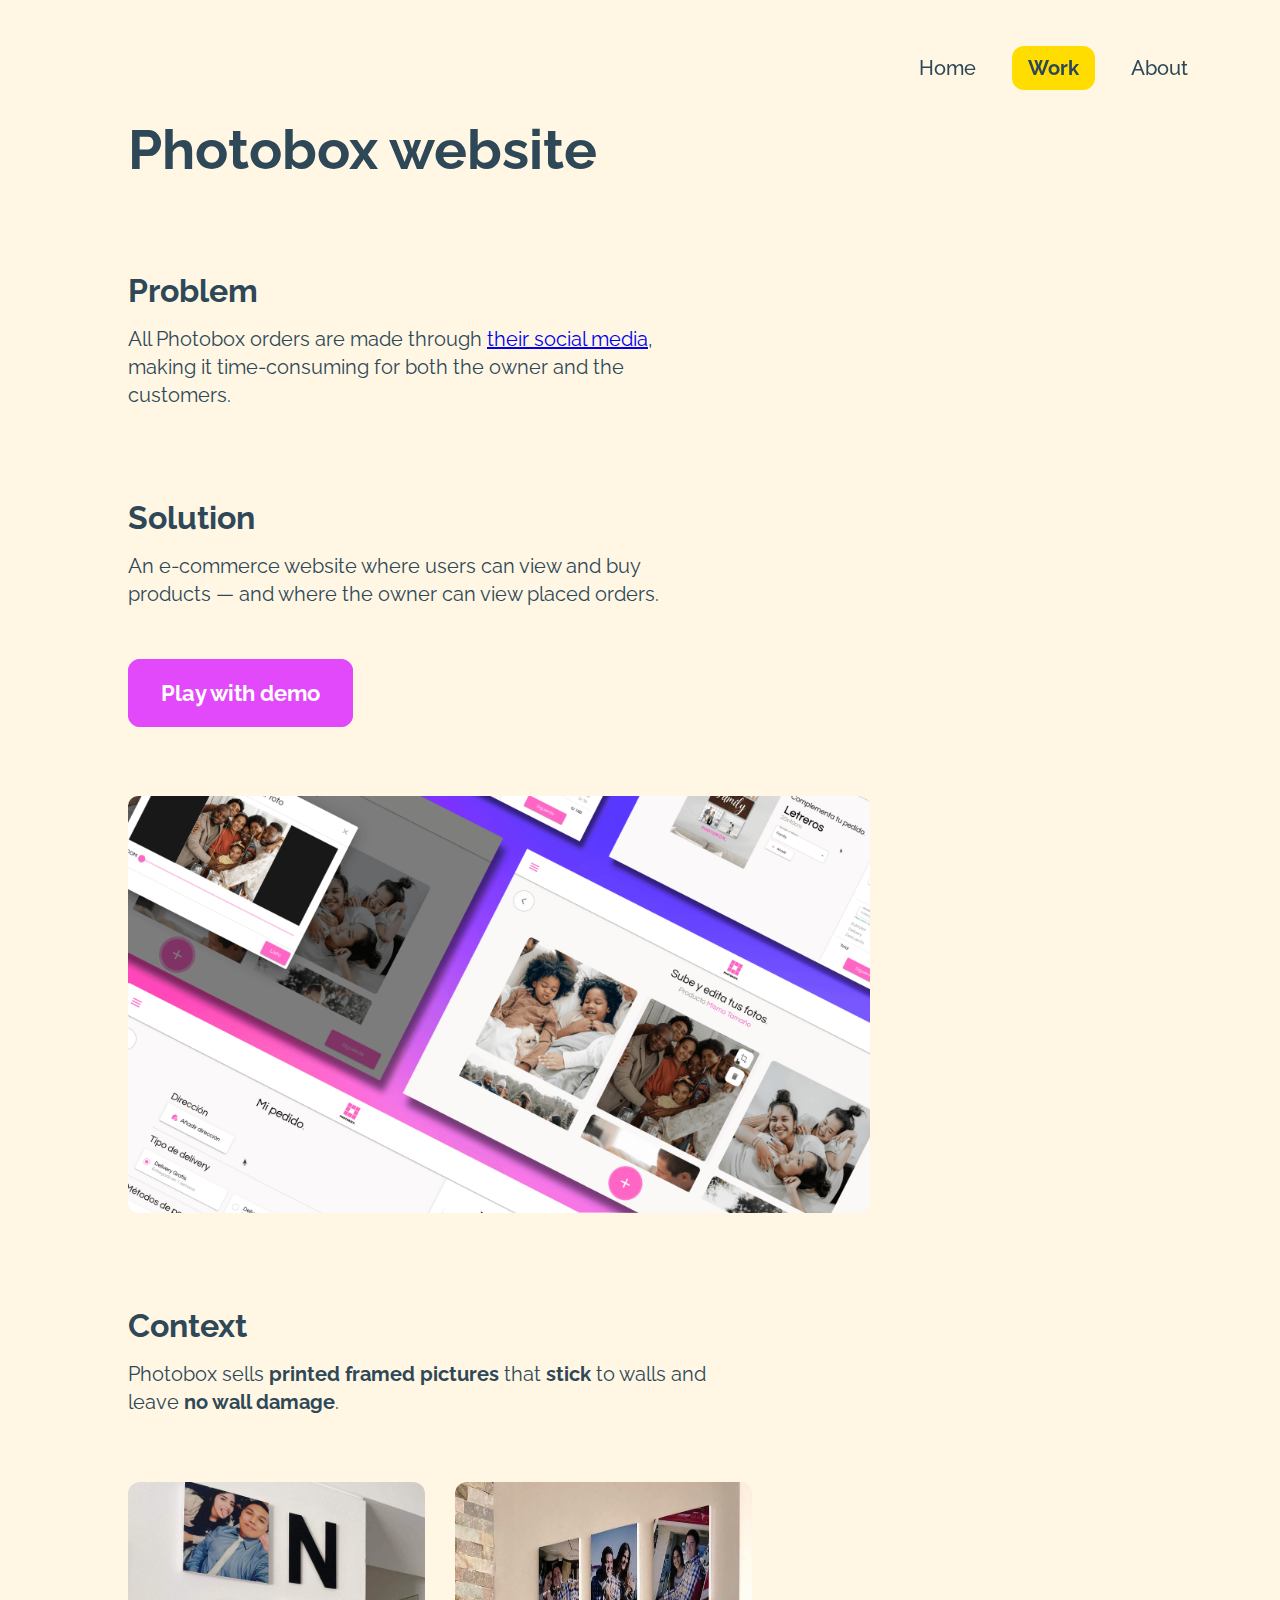
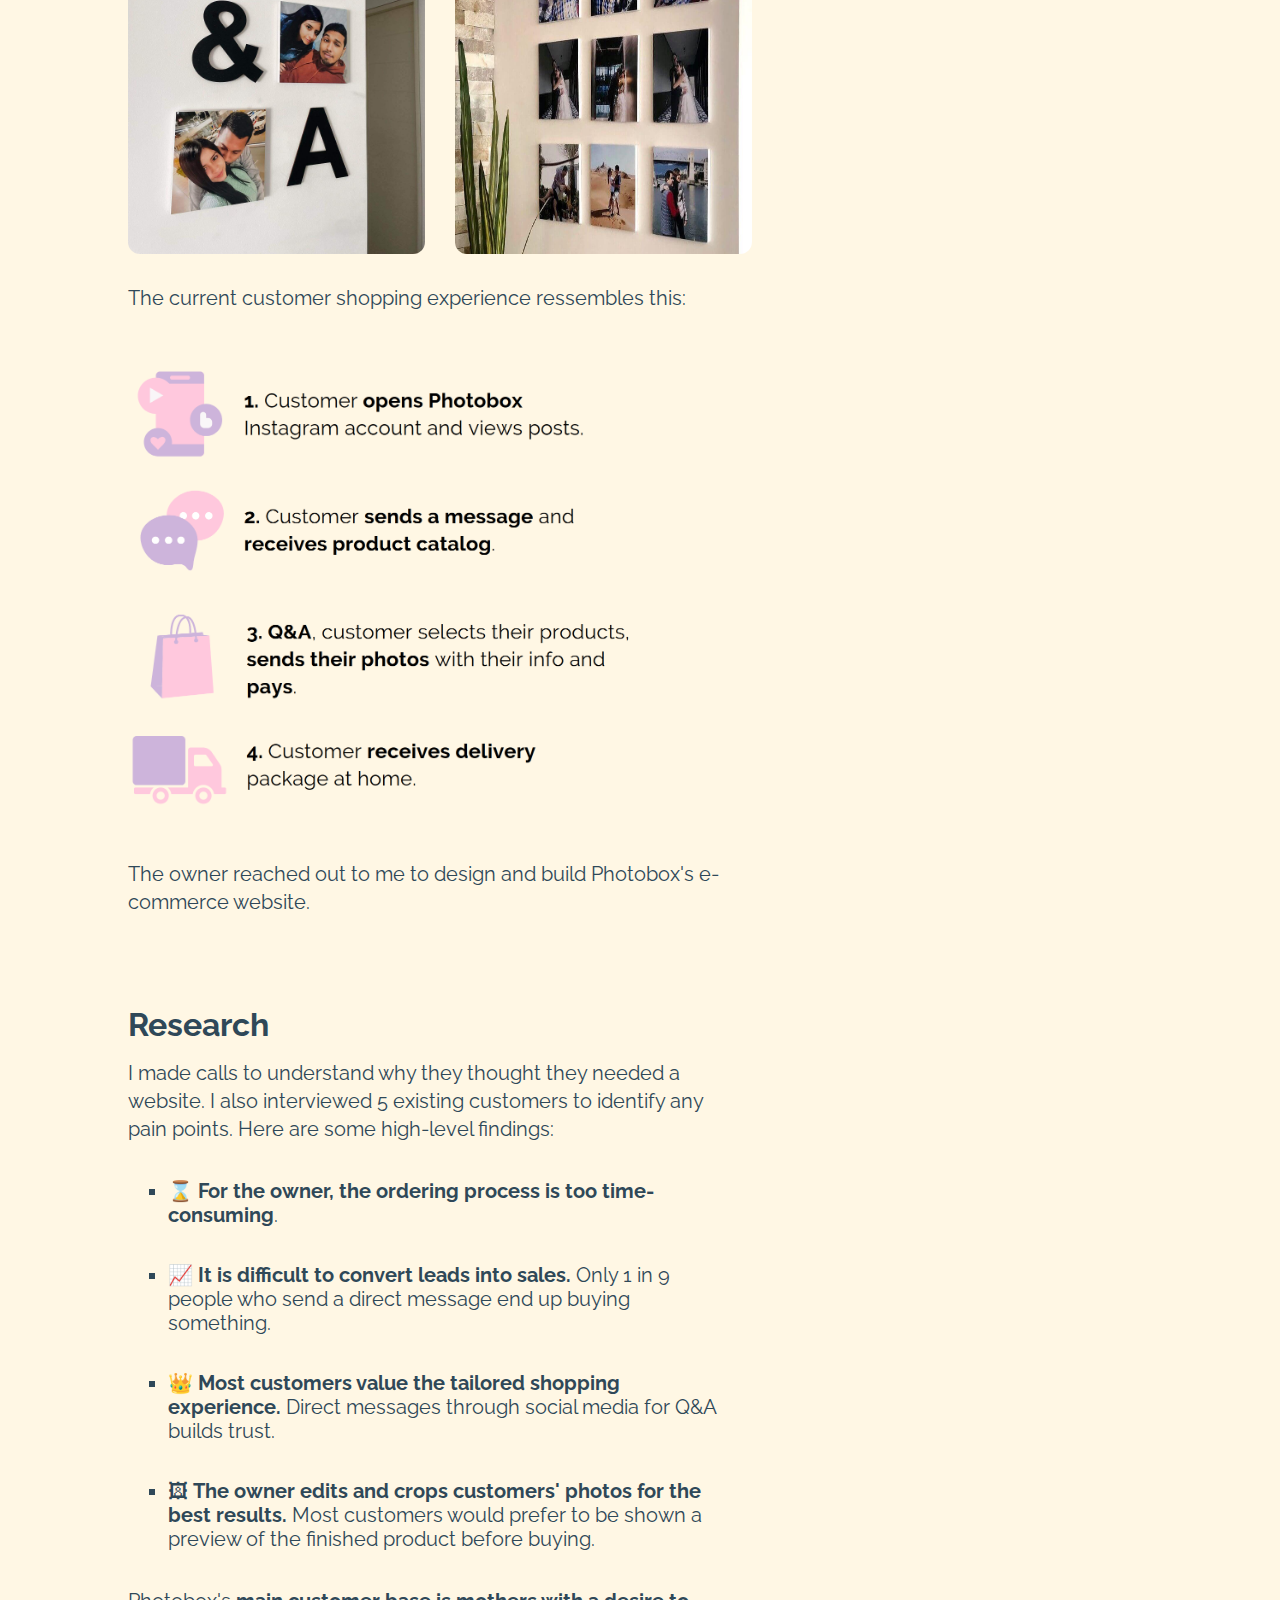
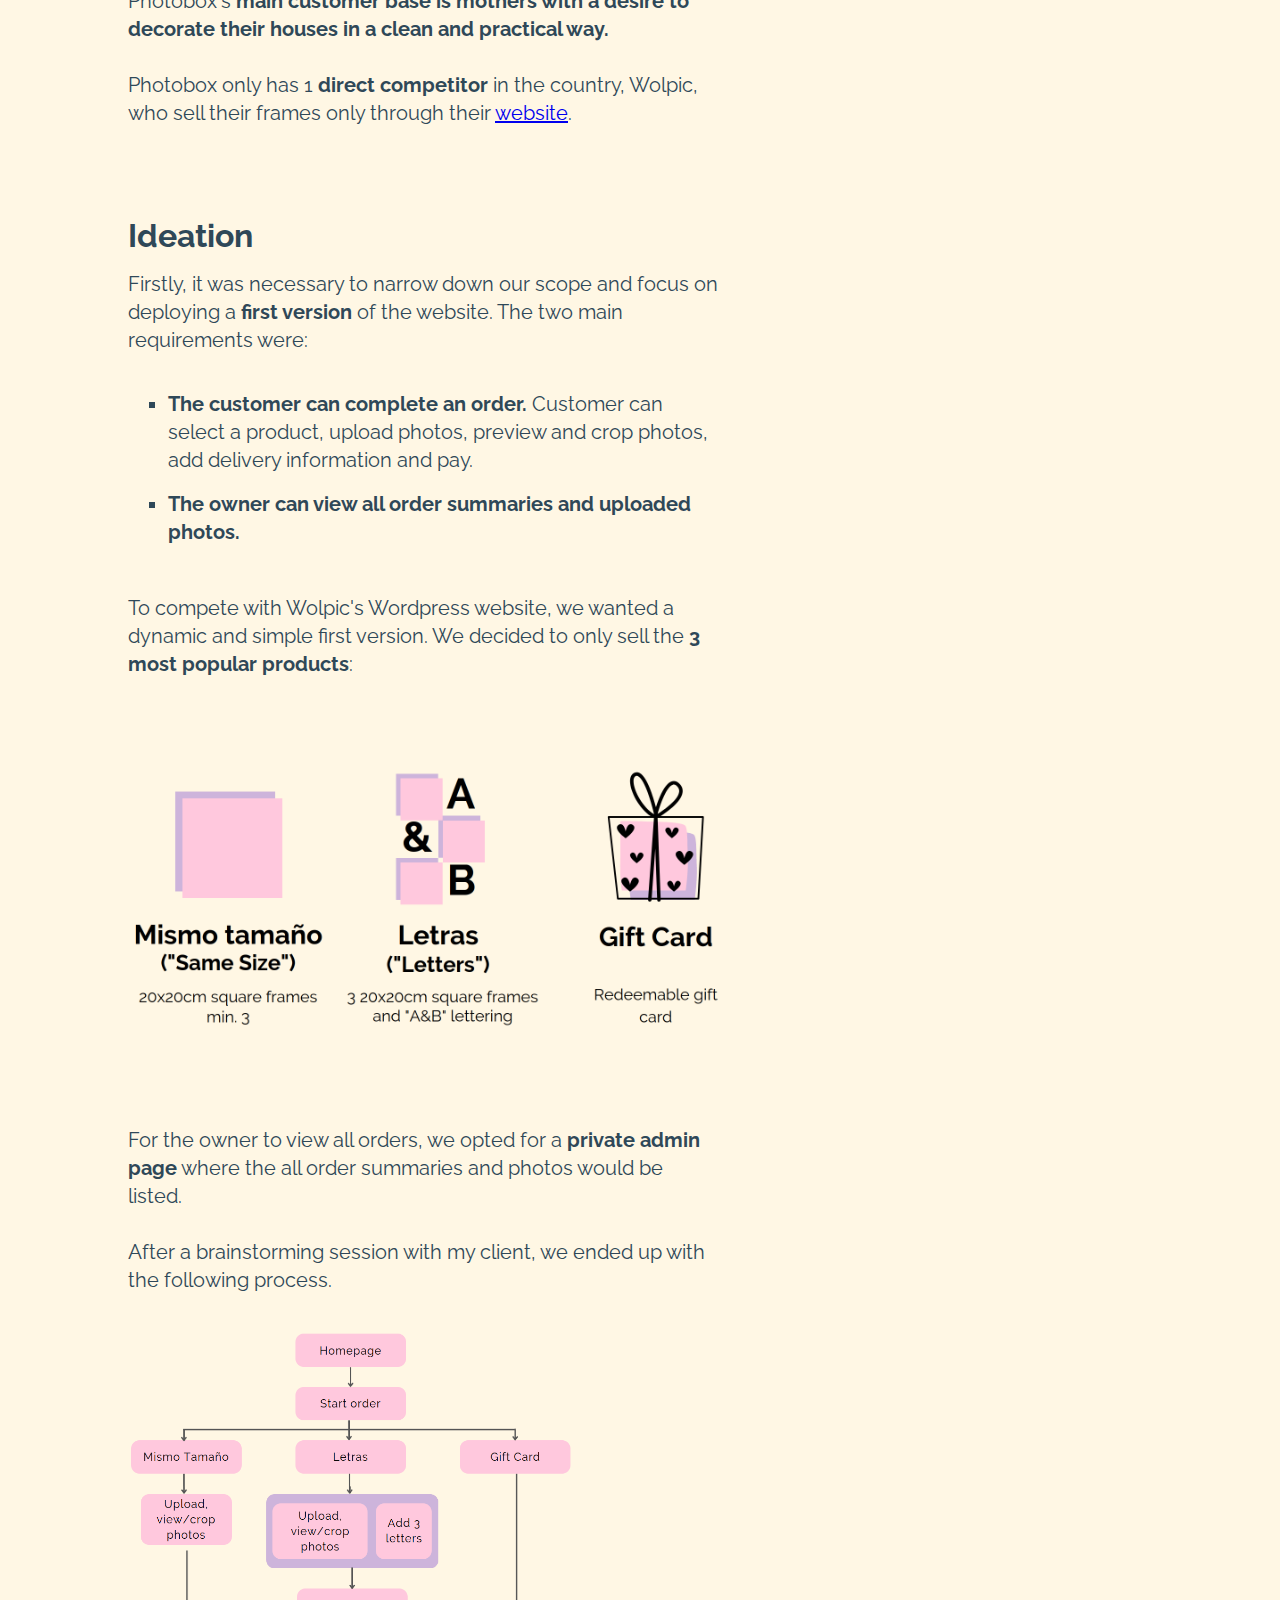
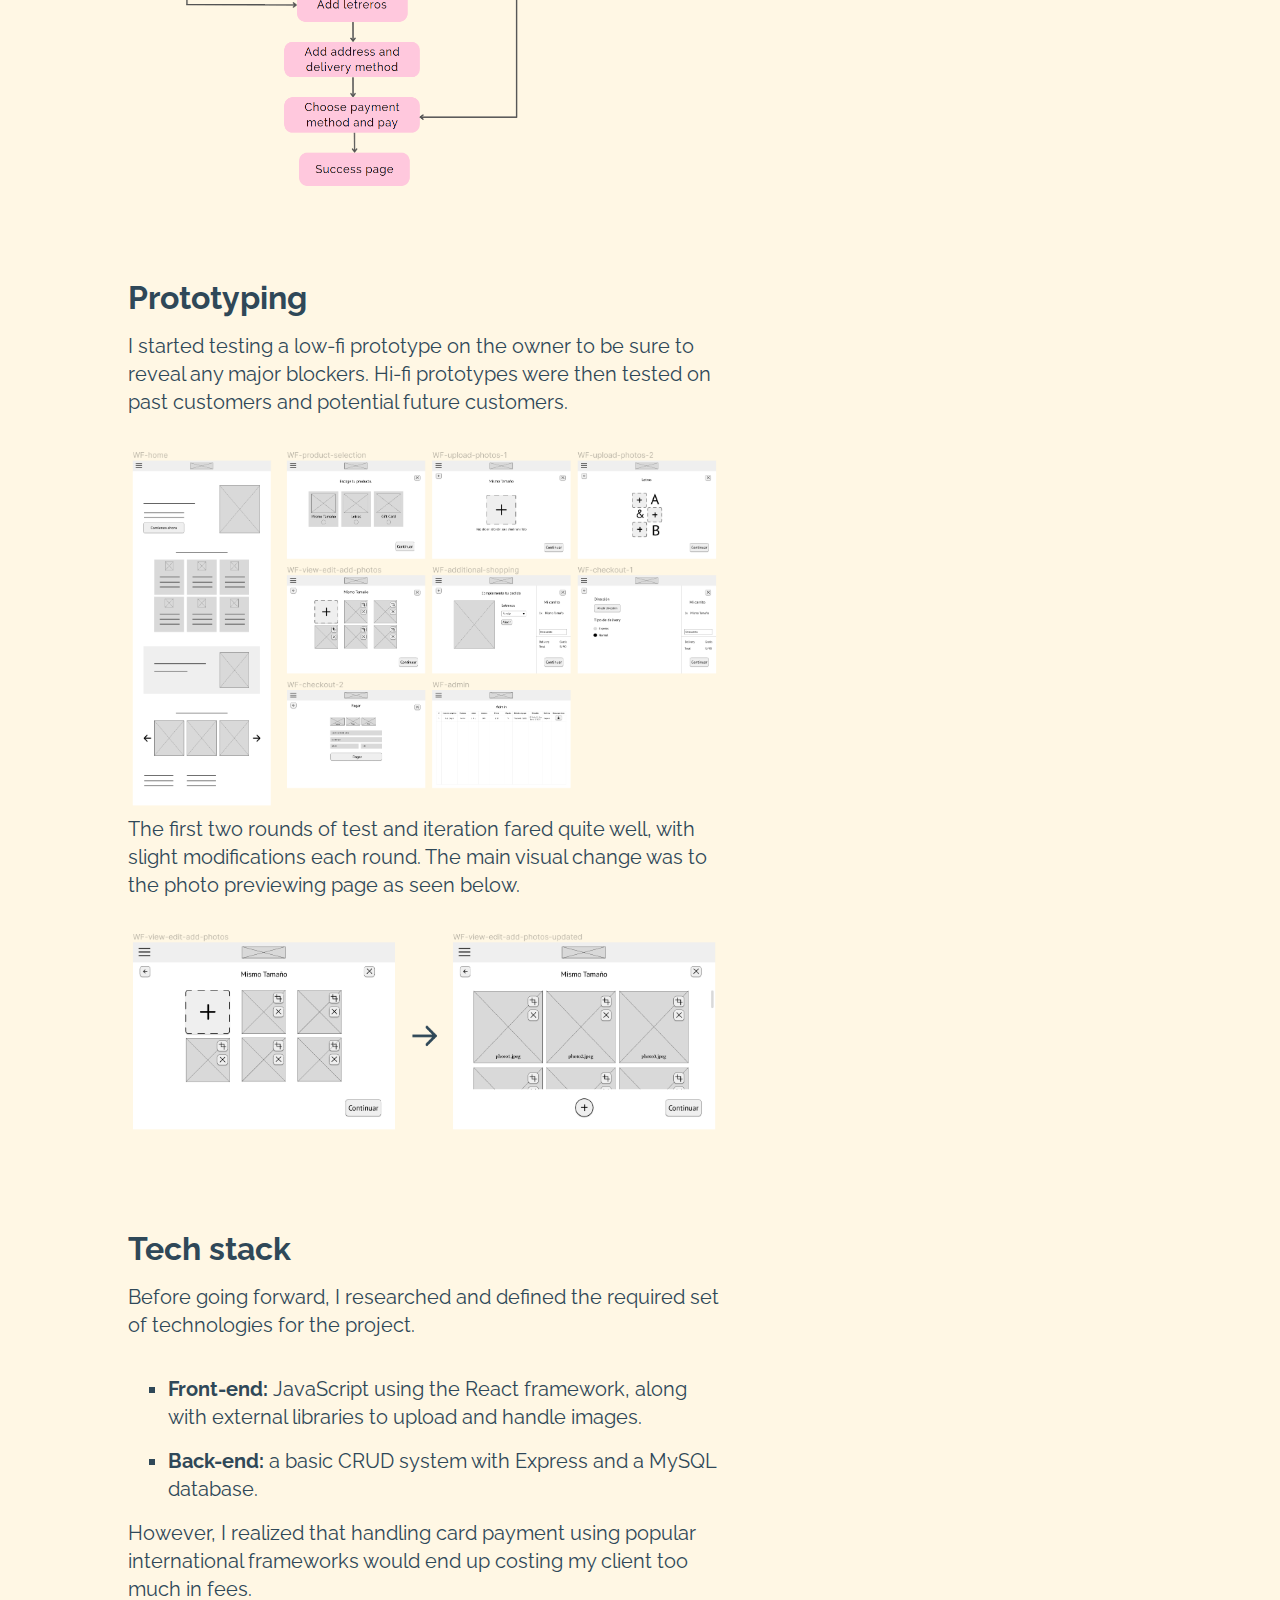
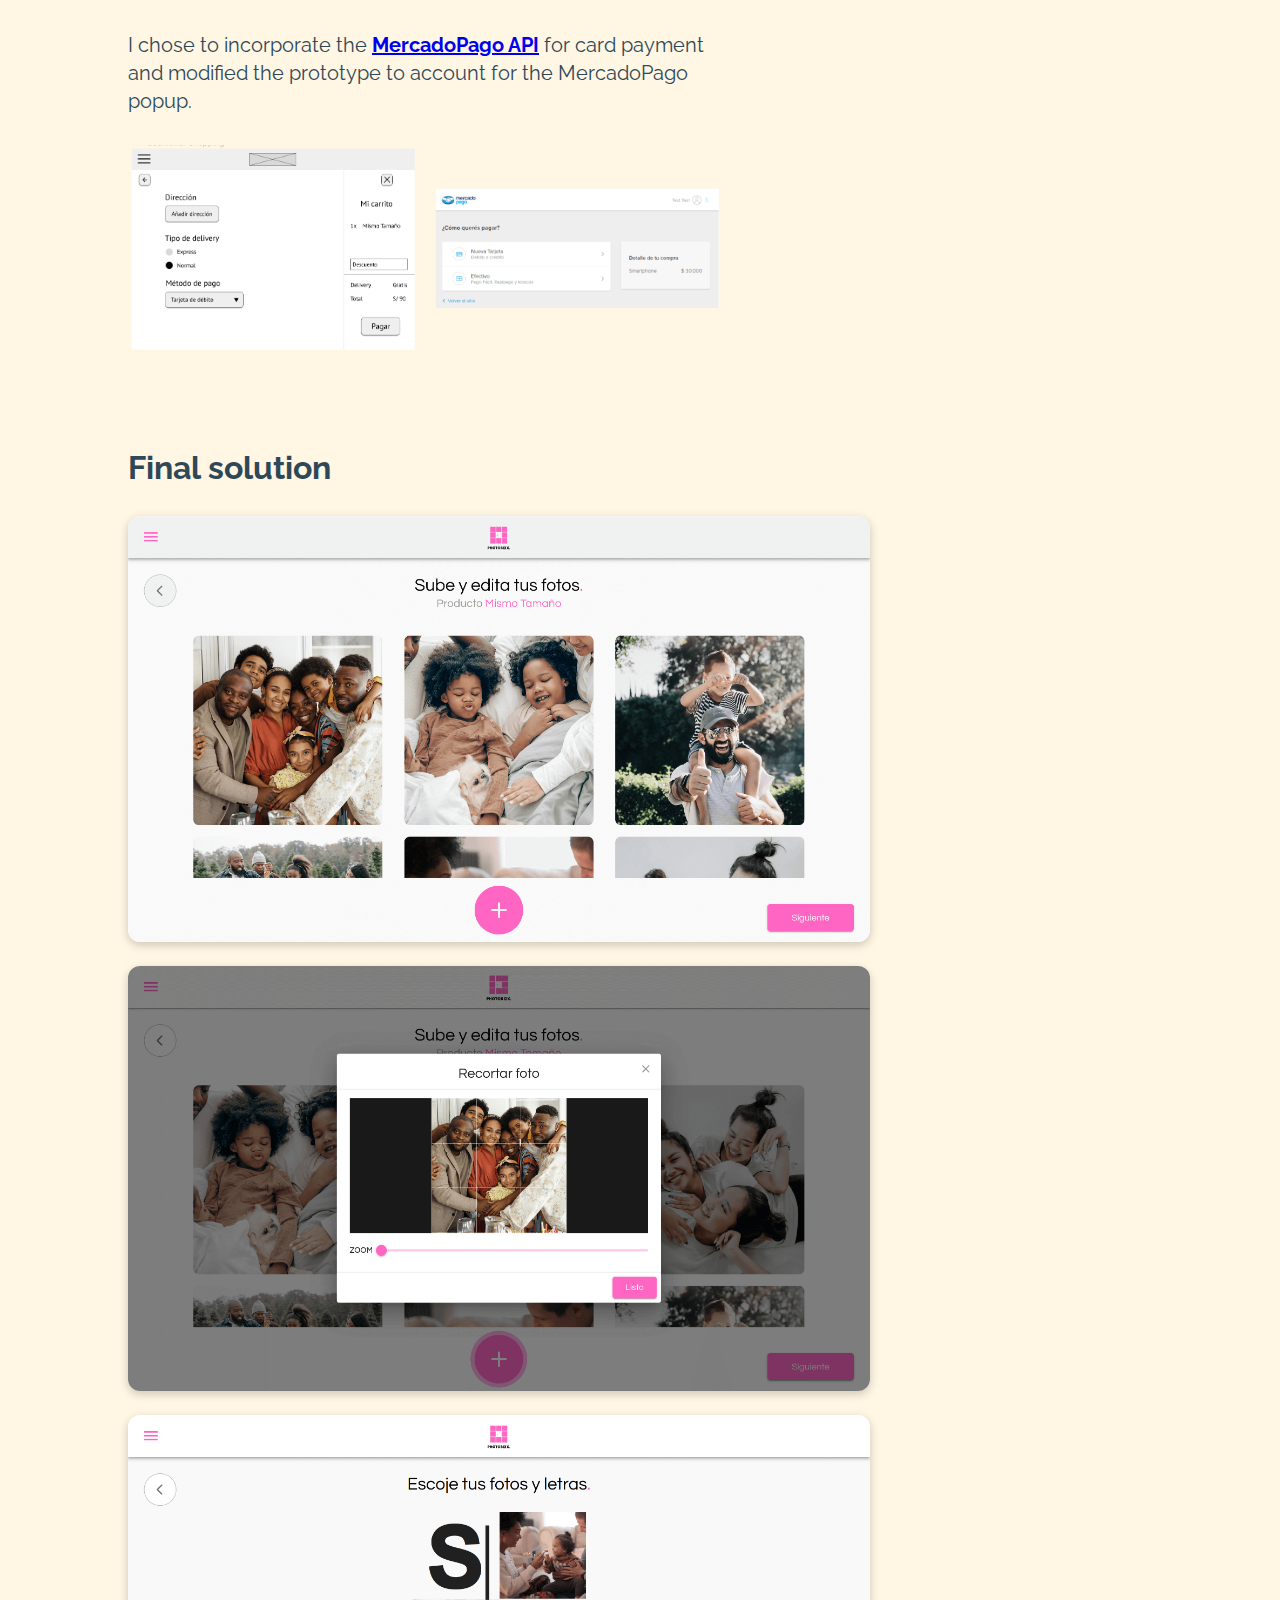
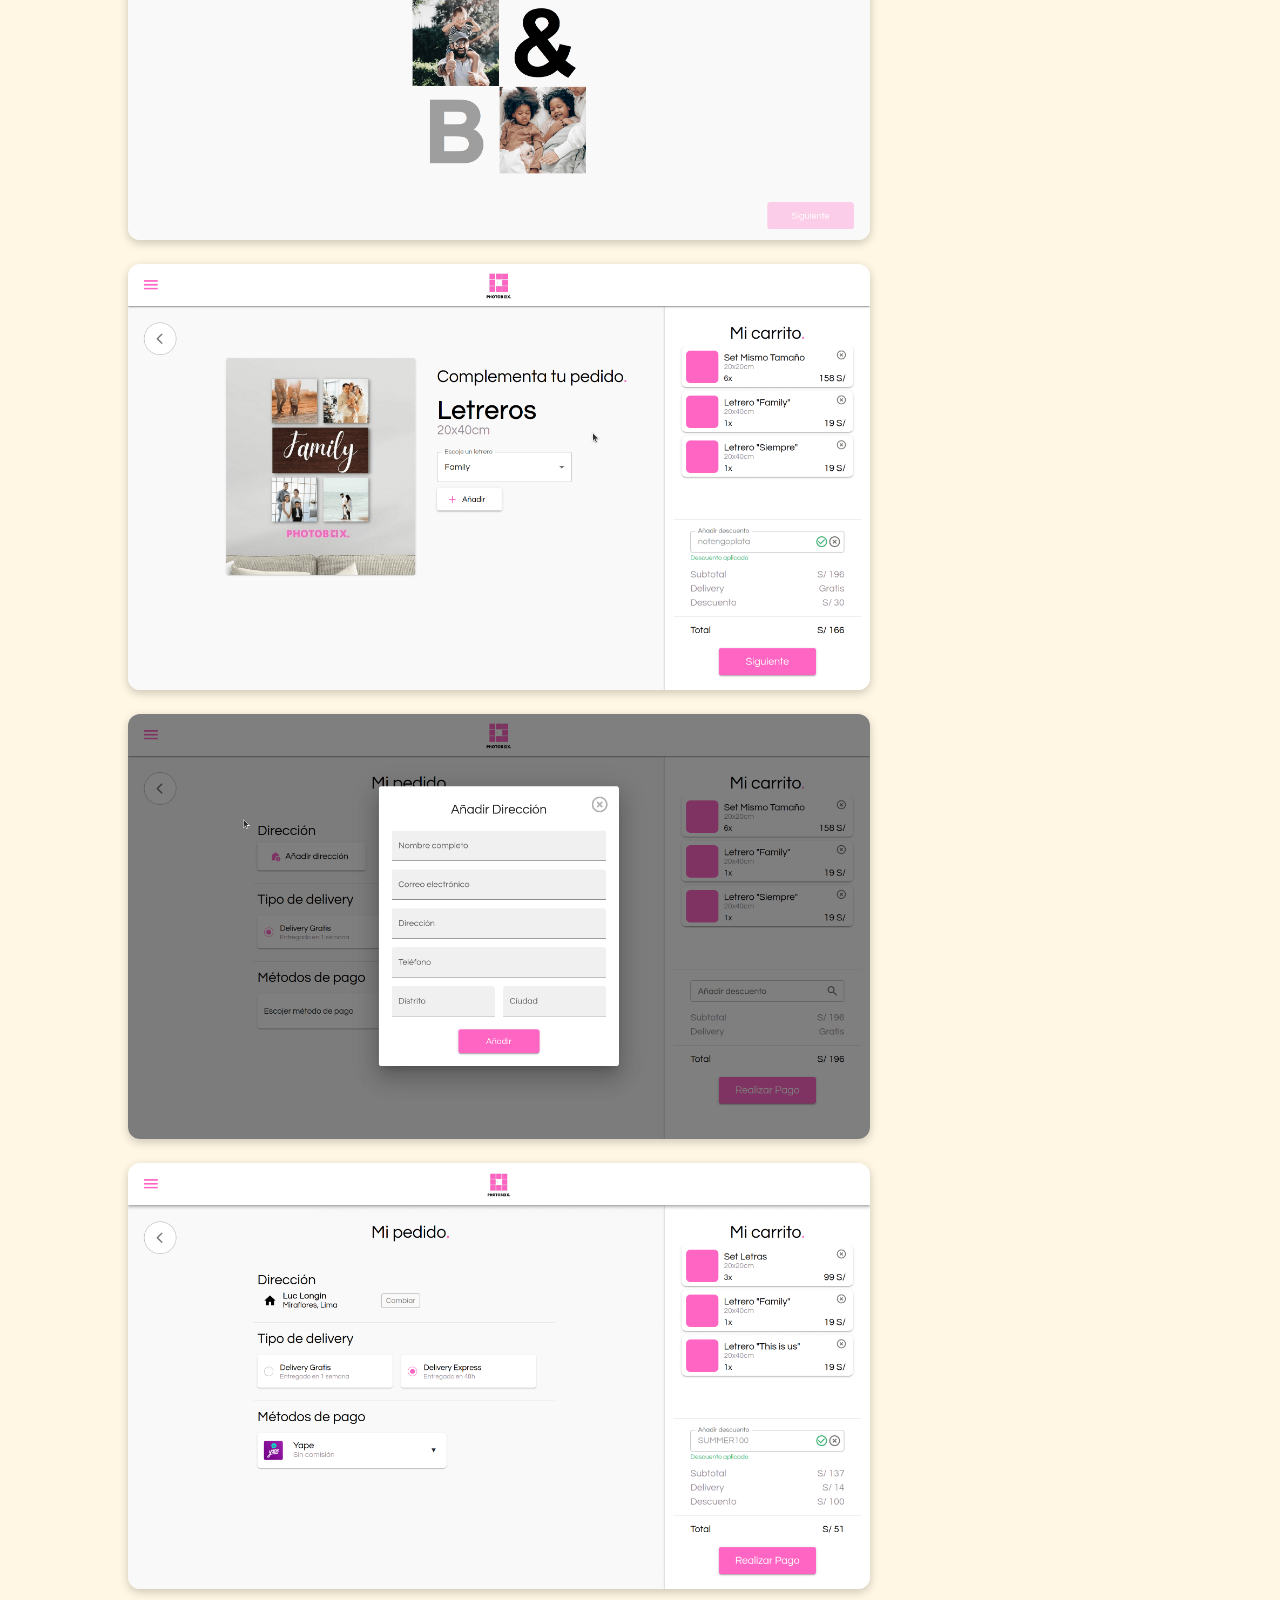
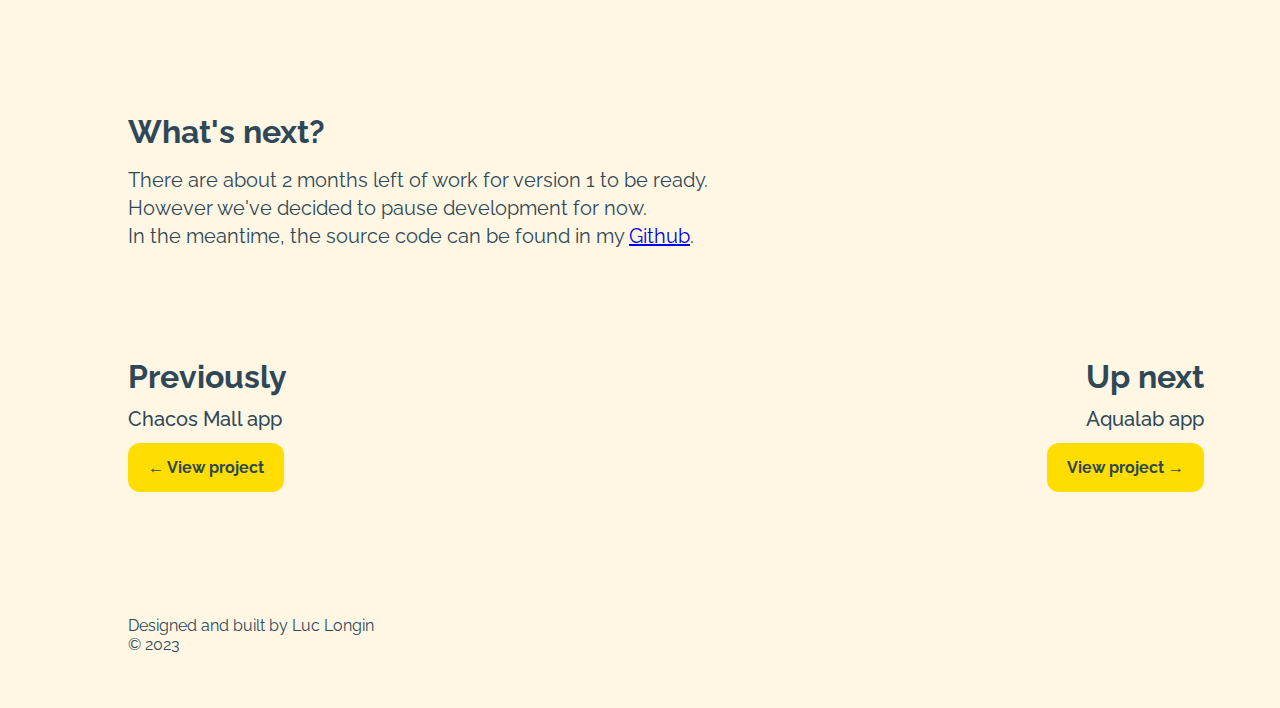
<file: public/photobox.html>
<!DOCTYPE html>
<html>
    <head>
        <title>Photobox &mdash; Luc Longin</title>
        <meta name="viewport" content="width=device-width, initial-scale=1">
        <link rel="preconnect" href="https://fonts.googleapis.com">
        <link rel="preconnect" href="https://fonts.gstatic.com" crossorigin>
        <link href="https://fonts.googleapis.com/css2?family=Raleway:ital,wght@0,400;0,500;0,600;0,700;0,800;1,400;1,500;1,600;1,700&display=swap" rel="stylesheet">
        <link rel="stylesheet" href="header.css">        
        <link rel="stylesheet" href="aqualab.css">      
        <link rel="stylesheet" href="photobox.css">
        <link rel="stylesheet" href="footer.css">      
        <link rel="icon" href="images/index/logo.png" type="image/icon type">
    </head>
    <body>
        <div class="navbar">
            <div class="links">
                <a href="https://luclongin.com/#home" id="home-link">Home</a>
                <a href="https://luclongin.com/#work" class="nav-selected" id="work-link">Work</a>
                <a href="https://luclongin.com/#about" id="about-link">About</a>
            </div>
        </div>
        <div class="container">
            <div class="content">
                <h1 class="content-title">Photobox website</h1>
                <div class="content-subcontainer">
                    <h2 class="content-header">Problem</h2>
                    <p class="normal">
                        All Photobox orders are made through <a href="https://www.instagram.com/photobox.peru/?hl=en">their social media</a>, making it time-consuming for both the owner and the customers.
                    </p>
                </div>
                <div class="content-subcontainer">
                    <h2 class="content-header">Solution</h2>
                    <p class="normal">
                        An e-commerce website where users can view and buy products &mdash; and where the owner can view placed orders.  
                    </p>
                </div> 
                <div class="view-prototype">
                    <a onclick="window.open('https://luclongin.github.io/')" class="view-prototype-btn demo-tooltip">
                        Play with demo
                        <span class="demo-tooltip-text">
                            Available for laptop<br />& desktop screens
                        </span>
                    </a>
                </div> 
                <div class="header-image">
                    <img src="images/photobox/photobox_cover.png" />
                </div>
                
                
                <!--<div class="project-description">
                    <p class="project-description-tag">Project:</p>
                    <p class="project-description-value">Paid freelance work</p>
                </div>
                <div class="project-description">
                    <p class="project-description-tag">Methods:</p>
                    <p class="project-description-value">User Research, Customer interviews, Competitive Analysis, Wireframing, Prototyping, Usability Testing, Design Propositions</p>
                </div>
                <div class="project-description">
                    <p class="project-description-tag">Tools:</p>
                    <p class="project-description-value">Figma, Figjam, React, Redux, Node.js, MySQL</p>
                </div>
                <div class="project-description">
                    <p class="project-description-tag">Duration:</p>
                    <p class="project-description-value">9 weeks, from March 2023 to May 2023</p>
                </div>-->
                
                
                <div class="content-subcontainer">
                    <h2 class="content-header">Context</h2>
                    <p class="normal">
                        Photobox sells <span class="strong">printed framed pictures</span> that <span class="strong">stick</span> to walls and leave <span class="strong">no wall damage</span>.
                    </p>
                    <div class="context-img-container">
                        <img src="images/photobox/context-1.jpg" class="context-img" />
                        <img src="images/photobox/context-2.jpg" class="context-img" />
                    </div>
                    <p class="normal">
                        The current customer shopping experience ressembles this:
                    </p>
                    <div class="context-process-img-container">
                        <img src="images/photobox/context.png" class="context-process-img" />
                    </div>
                    <p class="normal">
                        The owner reached out to me to design and build Photobox's e-commerce website.
                    </p>
                </div>
                <div class="content-subcontainer">
                    <h2 class="content-header">Research</h2>
                    <p class="normal">
                        I made calls to understand why they thought they needed a website. I also interviewed 5 existing customers to identify any pain points. Here are some high-level findings:
                    </p>
                    <ul class="aqualab-list pb-list">
                        <li> 
                            &#8987; <span class="strong">For the owner, the ordering process is too time-consuming</span>.
                        </li>
                        <li>
                            &#128200; <span class="strong">It is difficult to convert leads into sales. </span>Only 1 in 9 people who send a direct message end up buying something.
                        </li>
                        <li>
                            &#128081; <span class="strong">Most customers value the tailored shopping experience.</span> Direct messages through social media for Q&A builds trust.
                        </li>
                        <li>
                            &#128444; <span class="strong">The owner edits and crops customers' photos for the best results.</span> Most customers would prefer to be shown a preview of the finished product before buying.
                        </li>
                    </ul>
                    <p class="normal">
                        Photobox's <span class="strong">main customer base is mothers with a desire to decorate their houses in a clean and practical way.</span>
                    </p>
                    <p class="normal">
                       
                    <br />
                    Photobox only has 1 <span class="strong">direct competitor</span> in the country, Wolpic, who sell their frames only through their <a href="https://wolpic.com">website</a>.
                    </p>
                </div>
                <div class="content-subcontainer">
                    <h2 class="content-header">Ideation</h2>
                    <p class="normal">
                        Firstly, it was necessary to narrow down our scope and focus on deploying a <span class="strong">first version</span> of the website. The two main requirements were:
                        <ul class="aqualab-list">
                            <li>
                                <p class="normal">
                                    <span class="strong">The customer can complete an order.</span> Customer can select a product, upload photos, preview and crop photos, add delivery information and pay.
                                </p>
                            </li>
                            <li>
                                <p class="normal strong">
                                    The owner can view all order summaries and uploaded photos.
                                </p>
                            </li>
                        </ul> 
                    </p>
                    <p class="normal">
                        To compete with Wolpic's Wordpress website, we wanted a dynamic and simple first version. We decided to only sell the <span class="strong">3 most popular products</span>:
                        <img src="images/photobox/3products.png" class="products-img" />
                    </p>
                    <p class="normal">
                        For the owner to view all orders, we opted for a <span class="strong">private admin page</span> where the all order summaries and photos would be listed. 
                    </p>
                    <p class="normal">
                        <br />
                        After a brainstorming session with my client, we ended up with the following process.
                    </p>
                    <div class="ideation-img-container">
                        <img src="images/photobox/sitemap.png" class="pb-sitemap-img" />
                    </div>
                </div>
                <div class="content-subcontainer">
                    <h2 class="content-header">Prototyping</h2>
                    <p class="normal">
                        I started testing a low-fi prototype on the owner to be sure to reveal any major blockers. Hi-fi prototypes were then tested on past customers and potential future customers.
                    </p>
                    <div class="pb-wireframes-container">
                        <img src="images/photobox/wireframes.png" class="pb-wireframe-img" />
                    </div>
                    <p class="normal">
                        The first two rounds of test and iteration fared quite well, with slight modifications each round. The main visual change was to the photo previewing page as seen below.
                    </p>
                    <div class="pb-wireframes-container">
                        <img src="images/photobox/iteration-change1.png" class="pb-wireframe-img" />
                    </div>
                </div>
                <div class="content-subcontainer">
                    <h2 class="content-header">Tech stack</h2>
                    <p class="normal">
                        Before going forward, I researched and defined the required set of technologies for the project.
                    </p>
                    <ul class="aqualab-list">
                        <li>
                            <p class="normal">
                                <span class="strong">
                                    Front-end: 
                                </span>
                                JavaScript using the React framework, along with external libraries to upload and handle images.
                            </p>
                        </li>
                        <li>
                            <p class="normal">
                                <span class="strong">
                                    Back-end: 
                                </span>
                                a basic CRUD system with Express and a MySQL database.
                            </p>
                        </li>
                    </ul>
                    <p class="normal">
                        However, I realized that handling card payment using popular international frameworks would end up costing my client too much in fees. <br /><br />I chose to incorporate the <span class="strong"><a href="https://www.mercadopago.com.pe/developers/es">MercadoPago API</a></span> for card payment and
                        modified the prototype to account for the MercadoPago popup.
                    </p>
                    <div class="pb-wireframes-container">
                        <img src="images/photobox/iteration-change2.png" class="pb-wireframe-img" />
                    </div>
                </div>
                <div class="final-content-subcontainer">
                    <h2 class="content-header">Final solution</h2>
                    <div class="final-img-container">
                        <img class="final-img" src="images/photobox/final-1.png"/>
                        <img class="final-img" src="images/photobox/final-2.png"/>
                        <img class="final-img" src="images/photobox/final-6.png"/>
                        <img class="final-img" src="images/photobox/final-3.png"/>
                        <img class="final-img" src="images/photobox/final-4.png"/>
                        <img class="final-img" src="images/photobox/final-5.png"/>
                    </div>
                </div>
                <div class="content-subcontainer">
                    <h2 class="content-header">What's next?</h2>
                    <p class="normal">
                        There are about 2 months left of work for version 1 to be ready. However we've decided to pause development for now. 
                    </p>
                    <p class="normal">
                        In the meantime, the source code can be found in my <a target="_blank" href="https://github.com/luclongin/photobox-peru">Github</a>.
                    </p>
                </div>
            </div>
            <div class="next-project-container">
                <div class="next-project left-project">
                    <p class="next-project-title left">
                        Previously
                    </p>
                    <div class="next-project-content left-content">
                        <p class="next-project-name left">
                            Chacos Mall app
                        </p>
                        <a class="next-project-button" href="hidden.html">&#8592; View project </a>
                    </div>
                </div>
                <div class="next-project hide-when-small">
                    <p class="next-project-title hide-when-small">
                        Up next
                    </p>
                    <p class="next-project-title-hidden">
                        Next
                    </p>
                    <div class="next-project-content">
                        <p class="next-project-name">
                            Aqualab app
                        </p>
                        <a class="next-project-button" href="aqualab.html">View project &#8594;</a>
                    </div>
                </div>
            </div>
            <div class="content-subcontainer">
                <p class="footer-rights">
                    Designed and built by Luc Longin<br />&#169; 2023
                </p>
            </div>
        </div>
        <script src="header.js"></script>
    </body>
</html>
</file>
<file: public/header.css>
html {
    scroll-behavior: smooth;;
    margin: 0;
    padding: 0;
}

body {
    background-color: #fff7e4;
    font-family: 'Raleway', sans-serif;
    margin: 0;
    padding: 0;
    color: #2f4858;
    font-weight: 500;
}

/*NAVBAR*/

.navbar {
    width: 100vw;
    height: 15vh;
    position: fixed;
    top: 0;
    z-index: 500;
    display: flex;
    flex-direction: row;
    align-items: center;
    justify-content: end;
}

.logo-img {
    width: 60px;
}

.links {
    margin: 0 60px 0 0;
}

.links a {
    text-decoration: none;
    margin-right: 16px;
    font-size: 20px;
    color: inherit;
    font-weight: 500;
    padding: 10px 16px;
    border-radius: 12px;
}

.links a:hover {
    background-color: #fef0ca;
}

.nav-selected {
    background-color: #FFDD00;
    border-radius: 12px;
    font-weight: bold!important;
}

.nav-selected:hover {
    background-color: #e6c700!important;
}

@media screen and (max-width: 850px) {
    .navbar {
        background-color: #fff7e4;
        padding: 20px 0;
        height: fit-content;
    }
}
</file>
<file: public/index.css>
.main-container {
    display: flex;
    flex-direction: column;
    justify-content: center;
    align-items: center;
}

.show-when-small {
    display: none!important;
}

/*HOMEPAGE*/
.homepage {
    display: flex;
    flex-direction: column;
    margin-bottom: 5vh;
}

.homepage-flowers {
    width: 52%;
    margin-top: 60px;
}

.homepage-intro {
    font-size: 56px;
    line-height: 1.2;
    color: #2f4858;
    width: 70%;
    margin: 0 0 0 60px;
}

/*WORK*/

.work {
    padding-top: 8vh;
    display: block;
    z-index: 30;
}

.container-title {
    font-size: 55px;
    margin: 0px 0 0 60px;
    z-index: 2;
}

.work-items-container {
    display: flex;
    flex-direction: column;
    width: 56%;
    margin-left: 60px;
    margin-top: 8vh;
}

.work-item {
    margin-bottom: 12vh;
    display: grid;
    grid-template-columns: 2fr 3fr;
}

.work-item-right {
    margin-bottom: 16vh;
    display: grid;
    grid-template-columns: 3fr 2fr;
}

.work-item-img-container {
    display: flex;
    flex-direction: column;
    justify-content: end;
    align-items: end;
}

.work-item-img {
    width: 100%;
}

.work-item-content {
    display: flex;
    flex-direction: column;
    justify-content: start;
    align-items: start;
    margin-left: 50px;
}

.work-item-content-right {
    display: flex;
    flex-direction: column;
    justify-content: start;
    align-items: end;
    margin-right: 50px;
}

.work-item-number {
    font-size: 110px;
    margin: 0;
    padding: 0;
    color: #e149fa;
    font-weight: bold;
}

.work-item-title {
    font-size: 35px;
    font-weight: bold;
    margin: 0;
    padding: 0;
    margin-top: 12px;
}

.work-item-button {
    text-decoration: none;
    background-color: #FFDD00;
    color: inherit;
    padding: 15px 20px;
    font-size: 24px;
    font-weight: bold;
    border-radius: 12px;
    margin-top: 20px;
    width: fit-content;
}

.work-item-button:hover {
    background-color: #e6c700;
}

.work-item-wip-button {
    background-color: #d9d9d9;
    cursor: default;
    margin-bottom: 0;
}

.work-item-wip-button:hover {
    background-color: #d9d9d9!important;
}

.right {
    text-align: right;
}

/*about*/

.about {
    padding-top: 8vh;
}

.about-container {
    margin: 8vh 0 12vh 60px;
    display: flex;
    flex-direction: row;
    justify-content: start;

}

.about-photo {
    display: flex;
    flex-direction: row;
    align-items: start;
    width: 28%;
}

.about-photo img {
    width: 100%;
}

.about-content {
    margin-left: 60px;
    width: 38%;
    display: flex;
    flex-direction: column;
    justify-content: start;
    align-items: start;
}

.about-content-title {
    font-size: 28px;
    font-weight: bold;
    margin: 0;
}

.about-content-title-hidden {
    font-size: 28px;
    font-weight: bold;
    margin: 0;
    width: 80%;
    margin-bottom: 5vh;
    display: none;
}

.bold {
    font-weight: bold;
}

.about-content-text {
    font-size: 20px;
    margin-bottom: 10px;
    font-weight: 500;
    line-height: 1.4;
}

.about-icons-container {
    width: 80%;
    display: grid;
    grid-template-columns: 1fr 1fr 1fr;
    margin-top: 8px;
}

.about-img-link {
    text-align: left;
    display: flex;
    flex-direction: row;
    border-radius: 12px;
    align-items: center;
    margin-right: 16px;
    text-decoration: none;
    color: inherit;
    width: fit-content;
    font-weight: 500;
    padding: 10px 16px;
}

.about-img {
    width: 28px;
}

.coffee-img {
    height: 32px;
    width: auto;
}

.about-img-text {
    color: inherit;
    margin-left: 10px;
}

.about-img-link:hover {
    background-color: #fef0ca;
}


/*MEDIA QUERIES HOMEPAGE AND CONTAINER-TITLE*/
@media screen and (max-width: 1200px) {
    .homepage-intro {
        margin-top: 4vh;
    }
}

@media screen and (max-width: 1100px) {
    .homepage-flowers {
        width: 56%;
    }

    .homepage-intro {
        margin-top: 2vh;
    }
}

@media screen and (max-width: 1000px) {
    .homepage-flowers {
        width: 60%;
    }

    .homepage-intro {
        margin-top: 2vh;
    }
}

@media screen and (max-width: 950px) {
    .homepage-intro {
        margin-top: 0;
        font-size: 50px;
    }

    .container-title {
        font-size: 50px;
    }

    .homepage-flowers {
        margin-top: 10vh;
        width: 70%;
    }
}

@media screen and (max-width: 850px) {
    .homepage-intro {
        margin-top: 2vh;
        width: 70%;
    }

    .homepage-flowers {
        margin-top: 10vh;
        width: 70%;
    }
}

@media screen and (max-width: 790px) {
    .homepage-intro {
        margin-top: 4vh;
        width: 80%;
    }

    .homepage-flowers {
        margin-top: 12vh;
        width: 70%;
    }
}

@media screen and (max-width: 740px) {
    .homepage-flowers {
        margin-top: 14vh;
        width: 75%;
    }

    .homepage-intro {
        margin-top: 6vh;
        font-size: 45px;
    }

    .container-title {
        font-size: 45px;
    }
}

@media screen and (max-width: 680px) {
    .homepage-intro {
        margin-top: 4vh;
        width: 75%;
    }

    .homepage-flowers {
        margin-top: 16vh;
        width: 80%;
    }
}

@media screen and (max-width: 620px) {
    .homepage-intro {
        margin-top: 6vh;
        width: 75%;
    }

    .homepage-flowers {
        margin-top: 16vh;
        width: 85%;
    }
}

@media screen and (max-width: 540px) {
    .homepage-intro {
        margin-top: 6vh;
        width: 80%;
    }

    .homepage-flowers {
        margin-top: 18vh;
        width: 85%;
    }
}

@media screen and (max-width: 500px) {
    .homepage-flowers {
        margin-top: 16vh;
        width: 100%;
    }

    .homepage-intro {
        margin-top: 8vh;
        width: 90%;
        margin-left: 32px;
    }
}

/*MEDIA QUERIES work page*/

@media screen and (max-width: 1100px) {
    .work-item-number {
        font-size: 80px;
    }

    .work-item-title {
        font-size: 30px;
    }
}

@media screen and (max-width: 1000px) {
    .work-items-container {
        width: 70%;
    }
}

@media screen and (max-width: 750px) {
    .work-items-container {
        width: 80%;
    }
}

@media screen and (max-width: 650px) {
    .work-item, .work-item-right {
        display: flex;
        flex-direction: column;
        justify-content: start;
    }

    .work-item-img-container {
        width: 50%;
        display: flex;
        flex-direction: column;
        margin-left: 0;
    }

    .work-item-number {
        display: none;
    }

    .show-when-small {
        display: block!important;
    }

    .hide-when-small {
        display: none!important;
    }

    .work-item-content-right {
        display: flex;
        flex-direction: column;
        justify-content: start;
        align-items: start;
        margin-left: 0;
    }

    .right {
        text-align: left;
    }

    .container-title {
        font-size: 45px;
    }

    .work-item-content {
        margin-left: 0;
    }

    .about-icons-container {
        width: 80%;
        display: grid;
        grid-template-columns: 1fr 2fr;
        margin-top: 8px;
    }
}

@media screen and (max-width: 500px) {
    .work-items-container, .container-title {
        margin-left: 32px;
    }
    
    .work-item-content {
        width: 90%;
    }
}



/* MEDIA QUERIES FOR ABOUT PAGE*/

@media screen and (max-width: 1100px) {
    .about-photo {
        width: 35%;
    }

    .about-content {
        width: 48%;
    }
}

@media screen and (max-width: 800px) {
    .about-content-title-hidden {
        display: block!important;
    }

    .about-content-title {
        display: none!important;
    }
    
    .about-container {
        display: flex;
        flex-direction: column;
        margin-left: 60px;
    }

    .about-photo {
        width: 60%;
        margin-bottom: 5vh;
    }

    .about-content {
        width: 80%;
        margin: 0;
    }
}

@media screen and (max-width: 650px) {
    .about-content-title-hidden {
        width: 88%;
    }
}

@media screen and (max-width: 600px) {
    .about-photo {
        width: 70%;
    }

    .about-content {
        width: 88%;
    }
}

@media screen and (max-width: 500px) {
    .about-container {
        margin-left: 32px;
    }
    
    .about-photo {
        width: 70%;
    }
}
</file>
<file: public/footer.css>
/*NEXT PROJECT FOOTER*/

.next-project-container {
    display: flex;
    flex-direction: row;
    justify-content: space-between;
    width: 100%;
    margin-top: 12vh;
    margin-bottom: 12vh;
}

.next-project {
    width: fit-content;
    margin-right: 76px;
}

.next-project-content {
    display: flex;    
    flex-direction: column;
    justify-content: center;
    align-items: end;
}

.next-project-title {
    font-size: 32px;
    margin: 0;
    padding: 0;
    font-weight: bold;
    text-align: right;
}

.next-project-title-hidden {
    font-size: 32px;
    margin: 0;
    padding: 0;
    font-weight: bold;
    text-align: right;
    display: none;
}

.next-project-img-container {
    display: flex;
    flex-direction: column;
    justify-content: center;
    align-items: end;
}

.next-project-img {
    width: 8vw;
}

.next-project-name {
    font-size: 20px;
    font-weight: 500;
    text-align: right;
    margin: 12px 0;
}

.next-project-button {
    text-decoration: none;
    background-color: #FFDD00;
    color: inherit;
    padding: 15px 20px;
    font-size: 16px;
    font-weight: bold;
    border-radius: 12px;
    width: fit-content;
    position: relative;
    z-index: 10;
}

.next-project-button:hover {
    background-color: #e6c700!important;
}

.wip {
    background-color: #d9d9d9;
    cursor: default;
    margin-bottom: 0;
}

.wip:hover {
    background-color: #d9d9d9!important;
}

.left-project {
    margin-left: 10vw;
}

.left {
    text-align: left;
}

.left-content {
    display: flex;    
    flex-direction: column;
    justify-content: center;
    align-items: start;
}

@media screen and (max-width: 900px) {
    .left-project {
        margin-left: 10vw;
    }
}

@media screen and (max-width: 600px) {
    .hide-when-small {
        display: none!important;
    }
}

@media screen and (max-width: 500px) {
    .next-project-title-hidden {
        display: block!important;
    }

    .hide-when-small {
        display: none!important;
    }

    .left-project {
        margin-right: 0;
    }
}

.footer-rights {
    margin-left: 10vw;
    margin-bottom: 6vh;
}

.row-end{
    display: flex;
    flex-direction: row;
    justify-content: end;
}

.index-footer-container {
    margin-left: 60px;
    margin-bottom: 6vh;
}



@media screen and (max-width: 500px) {
    .index-footer-container {
        margin-left: 32px;
    }
}
</file>
<file: public/aqualab.css>
.container {
    display: flex;
    flex-direction: column;
    justify-content: start;
    z-index: 100;
    margin-top: 80px;
}

img {
    border-radius: 12px;
}

.content {
    margin-left: 10vw;
}

.content-title {
    font-size: 55px;
    margin-bottom: 0;
}

.header-image {
    width: 100%;
    margin: 10vh 0 0 0;
}

.header-image img {
    width: 100%;
    border-radius: 10px;
}

/*
.project-description {
    display: grid;
    grid-template-columns: 2fr 10fr;
    margin: 10px 0;
}

.project-description-tag {
    font-weight: bold;
    color: #5d5c5c;
    padding-right: 10px;
    margin: 0;
    font-size: 18px;
}

.project-description-value {
    margin: 0;
    font-size: 18px;
    color: #5d5c5c;
}


.view-prototype, .view-prototype-bottom {
    margin: 30px 0 0 0;
}

.view-prototype-btn {
    padding: 20px 32px;
    border: 1px solid #039df6;
    background-color: #039df6;
    color: white;
    font-weight: bold;
    font-size: inherit;
    cursor: pointer;
    position: relative;
    border-radius: 6px;
}

.view-prototype-btn:hover {
    background-color: #085f92;
    border: 1px solid #085f92;
    color: #ffffff;
}*/

.button-outward {
    position: absolute;
    width: 15px;
}

.content-subcontainer {
    padding: 0;
    margin: 0;
    width: 44vw;
    display: flex;
    flex-direction: column;
    justify-content: center;
    font-weight: 400;
    z-index: 10;
    position: relative;
}

.content-header {
    font-size: 32px;
    font-weight: 700;
    margin: 0;
    padding: 0;
    color: #2f4858;
    margin: 10vh 0 16px 0;
}

.italic {
    font-style: italic;
}

.normal {
    font-size: 20px;
    margin: 0;
    padding: 0;
    line-height: 1.4;
}

.content-splitcontainer {
    display: grid;
    grid-template-columns: 2fr 8fr;
}

.content-subheader {
    font-size: 20px;
    font-weight: 700;
    margin: 0;
    padding: 0;
}

.interview-photos-container {
    display: flex;
    flex-direction: row;
    justify-content: start;
    margin: 32px 0;
}

.interview-photo {
    width: 20vw;
    border-radius: 12px;
    margin-right: 30px;
}

.interview-result-container {
    margin: 32px 0;
}

.interview-result-img {
    width: 20vw;
    margin: 10px;
}

.interview-results {
    display: flex;
    flex-direction: row;
    justify-content: start;
}

.centerflex {
    display: flex;
    justify-content: center;
}

.quotes-container {
    width: 50vw;
    display: flex;
    flex-direction: column;
    margin: 30px 0 0 0;
}

.quotes {
    font-size: 20px;
    font-style: italic;
    border-left: 4px solid #23b3db;
    color: rgba(33,36,44,.64);
    padding: 0px 32px;
}

.quotes-author {
    text-align: right;
    font-style: normal;
}

.personas-img-container, .sitemap-container {
    display: flex;
    flex-direction: row;
    justify-content: start;
    margin: 30px 0;
}

.userjourney-container {
    display: flex;
    flex-direction: row;
    justify-content: start;
    margin: 60px 0;
}

.personas-main-img  {
    width: 100%;
}

.journey-img {
    width: 100%;
}

.sitemap-img {
    width: 100%;
}

.sitemap-change {
    width: 50vw!important;
}

.sitemap-wireframe-container {
    display: flex;
    flex-direction: row;
    justify-content: start;
    margin: 60px 0;
}

.wireframe-img-container {
    display: flex;
    flex-direction: column;
    justify-content: start;
    margin: 60px 0;
}

.lofi-container {
    display: flex;
    flex-direction: row;
    justify-content: start;
}

.lofi-img {
    width: 100%;
}

.aqualab-list {
    list-style-type: square;
    font-size: 20px;
    margin-top: 4vh;
    margin-bottom: 0;
}

.strong {
    font-weight: 700;
}

.aqualab-list li {
    margin-bottom: 16px;
}

.usability-change-container {
    display: flex;
    flex-direction: row;
    justify-content: start;
    margin: 30px 0 60px;
}

.usability-change {
    width: 40vw;
}

.feature-label {
    font-size: 20px;
}

.final-product-container {
    display: flex;
    flex-direction: column;
    align-items: center;
}

.final-screen-container {
    display: grid;
    margin: 20px 0;
    width: 100%;
    grid-template-columns: 1fr 1fr;
    row-gap: 10px;
}

.final-screen {
    width: 90%;
}

.final-gif {
    width: 88%;
    margin-top: 4px;
}

.pitch-img-container {
    display: flex;
    flex-direction: row;
    justify-content: start;
    align-items: center;
    margin-top: 30px;
}

.pitch-img {
    width: 60%;
}

.view-prototype-bottom {
    margin-top: 50px;
}


/*########################################*/
/*########################################*/
/*########################################*/
/*########################################*/
/*########################################*/
/*########################################*/


@media screen and (max-width: 1536px) {
    .content {
        width: 58vw;
    }
}


/*1210px*/

@media screen and (max-width: 1210px) {
    .personas-main-img {
        width: 100%;
    }

    .userjourney-container {
        display: flex;
        flex-direction: column;
        align-items: center;
        margin: 0 0 30px 0;
    }

    .journey-img {
        width: 45vw;
        margin-top: 30px;
    }

    .sitemap-wireframe-container {
        display: flex;
        flex-direction: column;
        align-items: center;
    }
    
    .sitemap-img {
        width: 90%;
        margin-bottom: 30px;
    }

    .wireframe-img {
        width: 35vw;
    }

    .lofi-container {
        margin-bottom: 0;
    }

    .lofi-img {
        width: 90%;
    }

    .usability-change {
        width: 100%;
    }
}

/* 1080px */

@media screen and (max-width: 1080px) {
    .content {
        width: 65vw;
        margin-left: 12vw;
    }

    .content-subcontainer {
        width: 45vw;
    }
    
    .interview-result-img {
        width: 20vw;
    }

    .long {
        width: 32vw!important;
    }

    .journey-img {
        width: 50vw;
        margin-top: 30px;
    }

    .wireframe-img {
        width: 40vw;
    }

    .sitemap-img {
        width: 100%;
        margin-bottom: 30px;
    }
    
    .final-screen-container {
        display: grid;
        margin: 0;
        width: 100%;
        grid-template-columns: 1fr 1fr;
        row-gap: 10px;
    }

    .final-screen {
        width: 100%;
    } 
    
    .quotes-container {
        width: 60vw;
    }
}

/* 900px */

@media screen and (max-width: 900px) {
    .content {
        width: 65vw;
        margin-left: 10vw;
    }

    .content-subcontainer {
        width: 60vw;
    }

    .interview-photo {
        width: 27vw;
    }

    .long {
        width: 38vw!important;
    }

    .journey-img, .sitemap-img, .lofi-img, .usability-change, .sitemap-change {
        width: 100%!important;
    }

    .final-screen {
        width: 80%;
    } 

    .journey-img {
        width: 100%;
        margin-top: 30px;
    }

    .wireframe-img {
        width: 50vw;
    }

    .quotes-container {
        width: 60vw;
    }

    .interview-results {
        display: flex;
        flex-direction: column;
        justify-content: space-evenly;
        align-items: start;
    }

    .interview-result-img {
        width: 70%;
    }

    .long {
        width: 80%!important;
    }

    .final-screen-container {
        display: grid;
        margin: 0;
        width: 100%;
        grid-template-columns: 1fr 1fr;
        row-gap: 10px;
    }

    .final-screen {
        width: 100%;
    }

    .pitch-img-container {
        justify-content: start;
    }
}

@media screen and (max-width: 700px) {
    .content {
        width: 78%;
    }

    .content-subcontainer {
        width: 90%;
    }

    .quotes {
        width: 65vw;
    }

    .interview-photos-container {
        display: flex;
        flex-direction: column;
        align-items: start;
    }

    .interview-photo {
        margin: 10px 0;
        width: 60%;
    }

    .interview-result-img {
        width: 80%;
    }

    .long {
        width: 90%;
    }

    .pitch-img-container {
        width: 80%;
    }

    .pitch-img {
        width: 100%;
    }
}

/* 600px*/
@media screen and (max-width: 600px) {
    .content {
        width: 80%;
        margin-left: 10vw;
    }

    .normal {
        font-size: 18px!important;
    }

    .content-title {
        font-size: 40px;
        line-height: 1.2;
    }
    
    .interview-photos-container {
        display: flex;
        flex-direction: column;
        align-items: start;
        margin: 10px 0 30px 0;
    }

    .interview-photo {
        width: 100%;
    }

    .wireframe-img {
        width: 100%;
    }

    .lofi-img {
        width: 100%;
    }

    .quotes-container {
        width: 90vw;
    }

    .interview-result-img {
        width: 60vw;
    }
    .medium, .long {
        width: 70vw!important;
    }

    .pitch-img-container {
        width: 90%;
    }
}

@media screen and (max-width: 500px) {
    .interview-photo {
        width: 100%;
    }
    
    .final-screen {
        width: 100%;
    }

    .interview-result-img {
        width: 100%;
    }
    
    .long {
        width: 100%!important;
    }
}
</file>
<file: public/photobox.css>
.view-prototype {
    margin: 8vh 0;
}

.view-prototype-btn {
    border: 1px solid #e149fa;
    background-color: #e149fa;
    padding: 20px 32px;
    font-size: 22px;
    font-weight: bold;
    border-radius: 12px;
    color: #ffffff;
    text-decoration: none;
    cursor: pointer;
    z-index: 10;
    position: relative;
}

.view-prototype-btn:hover {
    background-color: #b13882;
    border: 1px solid #b13882;
    color: #ffffff;
}

.demo-tooltip {
    position: relative;
}

.demo-tooltip-text {
    visibility: hidden;
    width: 80%;
    padding: 8px 0;
    background-color: #2f4858;
    color: #ffffff;
    text-align: center;
    border-radius: 12px;
    position: absolute;
    top: 8px;
    left: 102%; 
    z-index: 100;
    font-size: 16px;
}

.demo-tooltip-text::after {
    content: " ";
    position: absolute;
    top: 50%;
    right: 100%; /* To the left of the tooltip */
    margin-top: -5px;
    border-width: 5px;
    border-style: solid;
    border-color: transparent #2f4858 transparent transparent;
}

.demo-tooltip:hover .demo-tooltip-text {
    visibility: visible;
}

.current-process-img {
    width: 100%;
}

.context-img-container {
    display: flex;
    flex-direction: row;
    justify-content: start;
    margin: 30px 0;
}

.ideation-img-container {
    display: flex;
    flex-direction: row;
    justify-content: start;
    margin: 30px 0;
}

.ideation-img-container  {
    margin: 0;
}

.context-img {
    width: 50%;
    margin: 4vh 30px 0 0;
}

.pb-list {
    margin-bottom: 0;
}

.pb-list li {
    margin-bottom: 4vh!important;
}

.pb-sitemap-img {
    width: 75%;
    margin: 4vh 0 0;
}

.context-process-img-container {
    display: flex;
    flex-direction: row;
    justify-content: start;
}

.context-process-img {
    width: 85%;
    margin: 6vh 0;
}

.products-img {
    width: 100%;
    margin: 10vh 0;
}

.pb-wireframes-container {
    margin: 30px 0 0;
}

.pb-wireframe-img {
    width: 100%;
}

.final-img-container {
    margin: 20px 0;
}

.final-img {
    width: 100%;
    margin: 10px 0;
    box-shadow: 0 3px 10px rgb(0 0 0 / 0.2);
}



/*#########################################
###########################################
############################################*/

@media screen and (max-width: 1536px) {
    .content-subcontainer {
        width: 80%;
    }
}

@media screen and (max-width: 1200px) {
    .content {
        width: 70%;
        margin-left: 10vw;
    }
    
    .pb-sitemap-img {
        width: 100%;
    }
}

@media screen and (max-width: 900px) {
    .content {
        width: 80%;
        margin-left: 10vw;
    }

    .content-subcontainer {
        width: 85%;
    }

    .products-img, .pb-sitemap-img {
        width: 100%;
    }
}

@media screen and (max-width: 800px) {
    .context-process-img {
        width: 100%;
    }
}

@media screen and (max-width: 500px) {
    .context {
        width: 100%;
    }

    .content-subcontainer {
        width: 90%;
    }

    .demo-tooltip-text {
        position: absolute;
        top: -100%;
        left: 50%;
        margin-left: -40%; /* Use half of the width (120/2 = 60), to center the tooltip */
    }
    
    .demo-tooltip-text::after {
        content: " ";
        position: absolute;
        top: 108%; /* At the bottom of the tooltip */
        left: 50%;
        margin-left: -5px;
        border-width: 5px;
        border-style: solid;
        border-color: #2f4858 transparent transparent transparent;
    }
}
</file>
<file: public/chacos.css>
.sketch-img {
    width: 100%;
    margin: 30px 0;
}

.content {
    margin-left: 10vw;
}

.img-container {
    display: grid;
    margin: 40px 0;
    width: 100%;
    grid-template-columns: 1fr 1fr;
    row-gap: 10px;
}

.chacos-img {
    width: 100%;
}

.development {
    margin-bottom: 40px;
}

.image-label {
    font-size: 16px;
    margin: 0;
    color: #696969;
}

.image-label a {
    text-decoration: none;
}

.chacos-ol {
    margin-top: 20px;
}
</file>
<file: public/hidden.css>
.password-form {
    display: flex;
    flex-direction: row;
    justify-content: start;
    align-items: start;
    height: 60px;
    width: 100%;
    margin: 10px 0 40px 0;
}

#password-input {
    height: 50px;
    width: 200px;
    background-color: #efefef;
    border: none;
    border-radius: 12px;
    font-size: 20px;
    padding-left: 20px;
    font-family: inherit;
    font-weight: bold;
    color: black;
}

#submit-password {
    height: 55px;
    width: 60px;
    margin-left: 8px;
    background-color: #FFDD00;
    color: black;
    border: none;
    border-radius: 12px;
    font-size: 20px;
    cursor: pointer;
    font-weight: bold;
}

::placeholder { /* Chrome, Firefox, Opera, Safari 10.1+ */
    color: #696969;
    opacity: 1; /* Firefox */
  }

#submit-password:hover {
    background-color: #e6c700!important;
}

#password-error-msg {
    margin: 4px 0 0 0 ;
    padding: 0;
    width: '100%';
    color: red;
}

.hidden {
    display: none;
}
</file>
